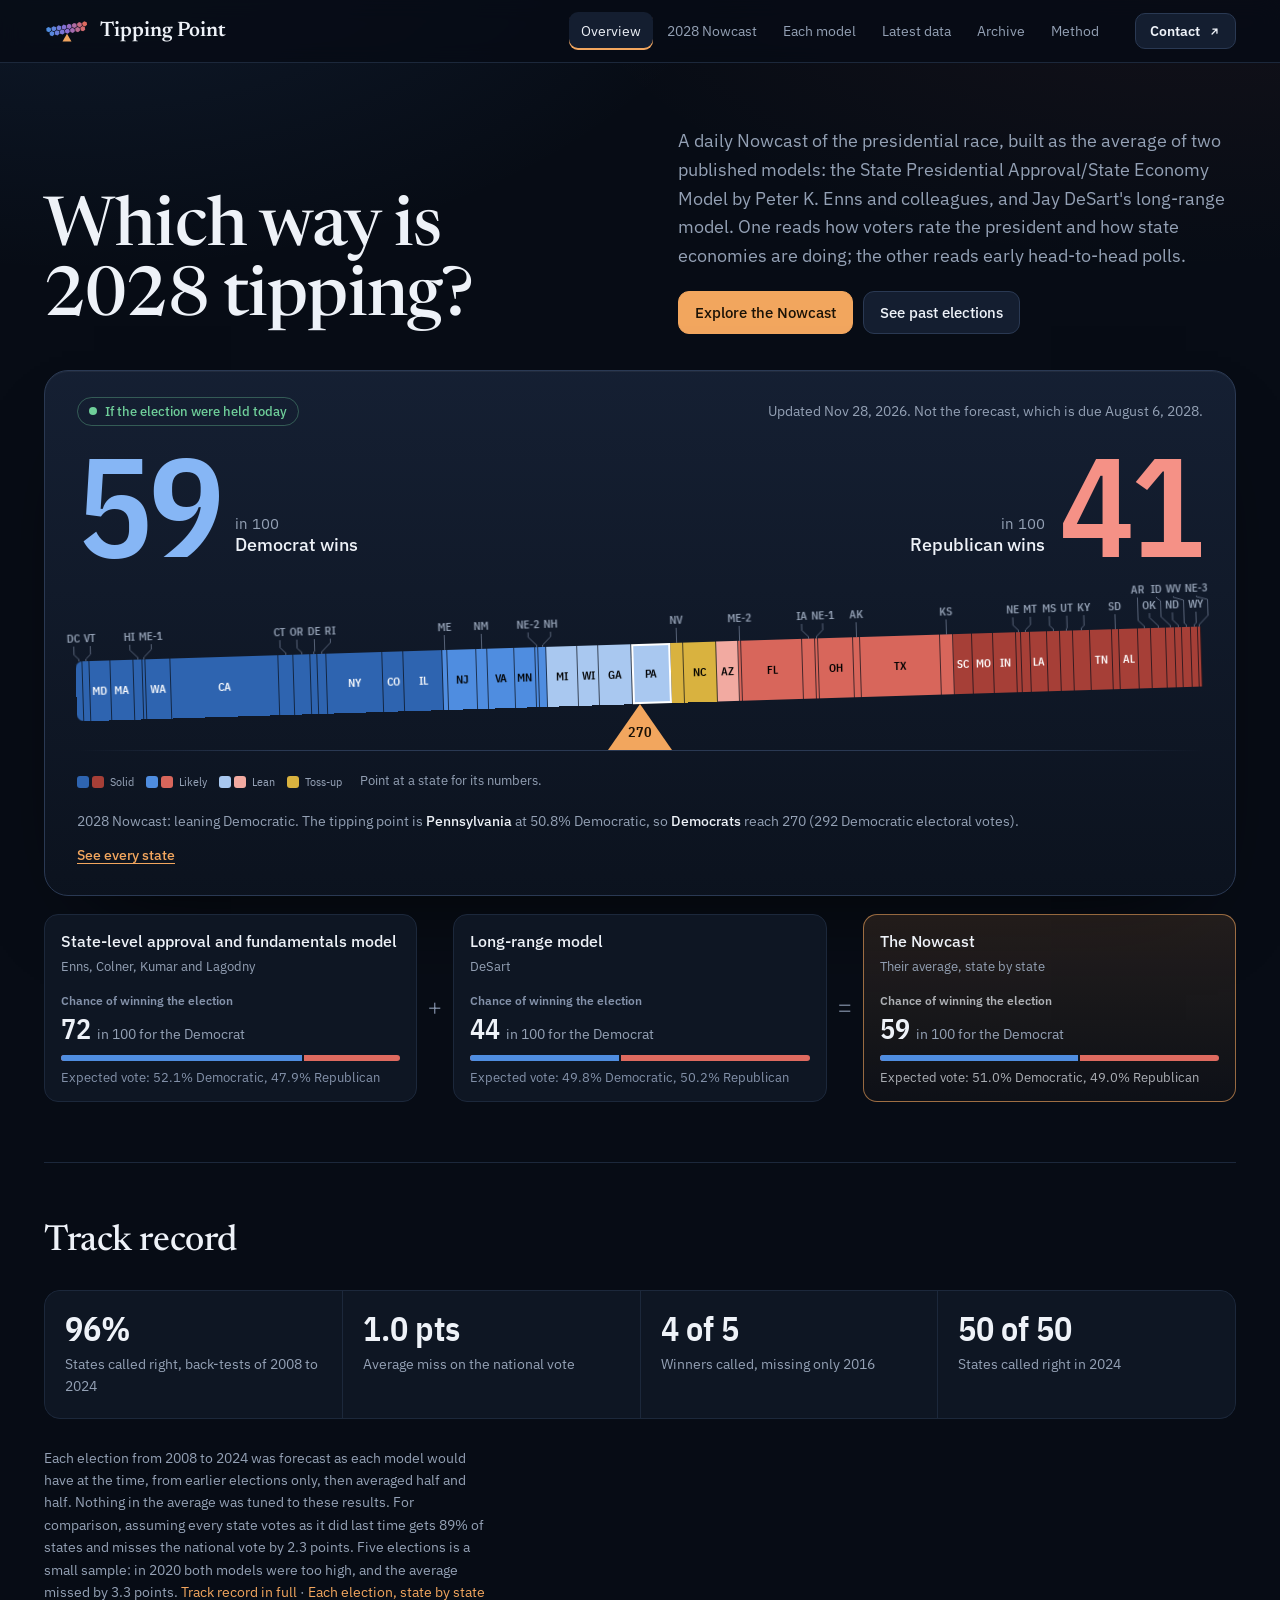
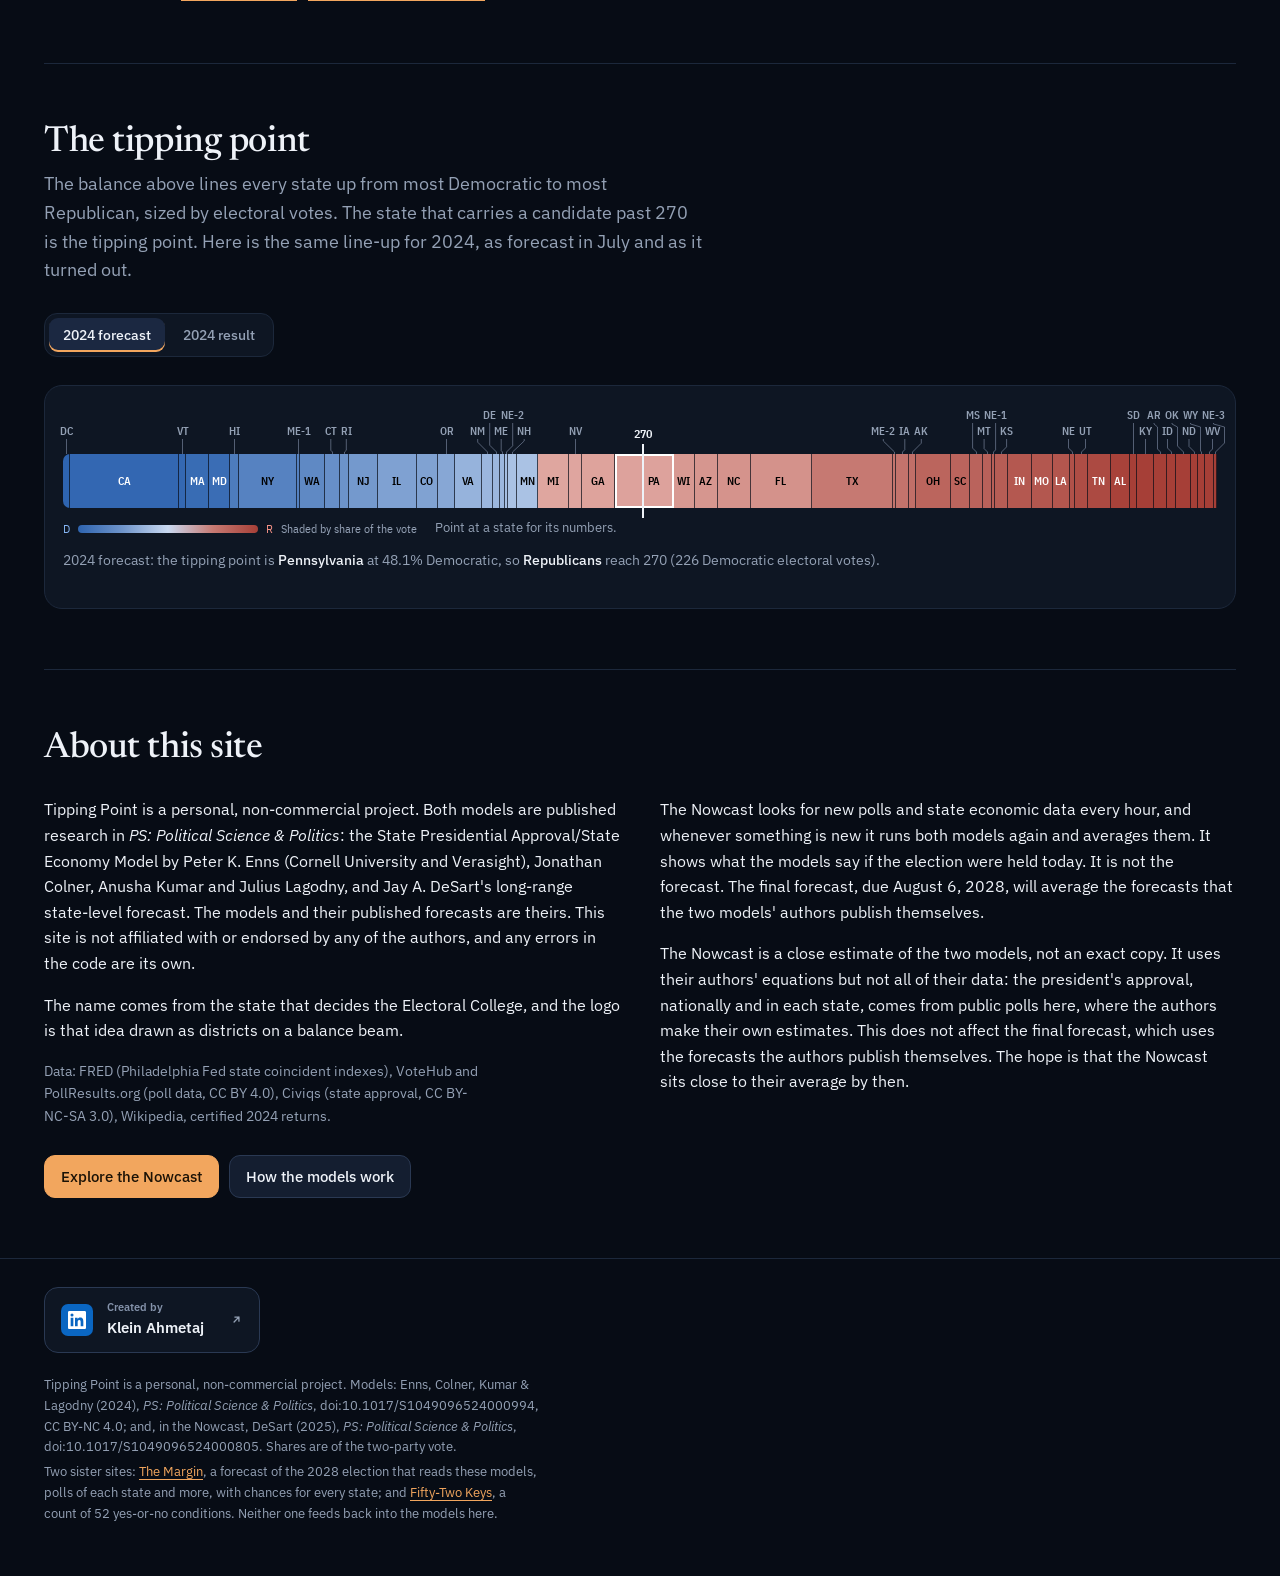
<file: docs/index.html>
<!DOCTYPE html>
<html lang="en">
<head>
<meta charset="utf-8">
<meta name="viewport" content="width=device-width, initial-scale=1">
<title>Tipping Point</title>
<meta name="description" content="A daily Nowcast of the 2028 presidential race: the average of two published models, the Enns et al. state-level approval and fundamentals model and DeSart's long-range model, with an archive of how the method did in every election since 2008.">
<link rel="icon" type="image/svg+xml" href="favicon.svg">
<link rel="preconnect" href="https://fonts.googleapis.com">
<link rel="preconnect" href="https://fonts.gstatic.com" crossorigin>
<link href="https://fonts.googleapis.com/css2?family=IBM+Plex+Mono:wght@400;500&family=IBM+Plex+Sans:wght@400;500;600&family=IBM+Plex+Sans+Condensed:wght@500;600&family=Newsreader:opsz,wght@6..72,400;6..72,500;6..72,600&display=swap" rel="stylesheet">
<link rel="stylesheet" href="styles.css?v=20261120b">
</head>
<body>
<a class="skip" href="#main">Skip to content</a>

<header class="site-head">
  <div class="wrap">
    <a class="brand" href="#" aria-label="Tipping Point home">
      <span class="logo"><svg viewBox="0 0 61.3 29.7" xmlns="http://www.w3.org/2000/svg" aria-hidden="true"><g transform="rotate(-9 30.65 11.91)"><polygon points="6.40,5.39 9.45,7.15 9.45,10.67 6.40,12.43 3.35,10.67 3.35,7.15" fill="#4f8de0"/><polygon points="13.33,5.39 16.38,7.15 16.38,10.67 13.33,12.43 10.28,10.67 10.28,7.15" fill="#6083dc"/><polygon points="20.26,5.39 23.30,7.15 23.30,10.67 20.26,12.43 17.21,10.67 17.21,7.15" fill="#717ad7"/><polygon points="27.18,5.39 30.23,7.15 30.23,10.67 27.18,12.43 24.14,10.67 24.14,7.15" fill="#8270d3"/><polygon points="34.11,5.39 37.16,7.15 37.16,10.67 34.11,12.43 31.06,10.67 31.06,7.15" fill="#976bc1"/><polygon points="41.04,5.39 44.09,7.15 44.09,10.67 41.04,12.43 37.99,10.67 37.99,7.15" fill="#af6ba0"/><polygon points="47.97,5.39 51.02,7.15 51.02,10.67 47.97,12.43 44.92,10.67 44.92,7.15" fill="#c66a80"/><polygon points="54.90,5.39 57.95,7.15 57.95,10.67 54.90,12.43 51.85,10.67 51.85,7.15" fill="#de6a5f"/><polygon points="9.86,11.39 12.91,13.15 12.91,16.67 9.86,18.43 6.82,16.67 6.82,13.15" fill="#5888de"/><polygon points="16.79,11.39 19.84,13.15 19.84,16.67 16.79,18.43 13.74,16.67 13.74,13.15" fill="#697eda"/><polygon points="23.72,11.39 26.77,13.15 26.77,16.67 23.72,18.43 20.67,16.67 20.67,13.15" fill="#7a75d5"/><polygon points="30.65,11.39 33.70,13.15 33.70,16.67 30.65,18.43 27.60,16.67 27.60,13.15" fill="#8b6bd1"/><polygon points="37.58,11.39 40.63,13.15 40.63,16.67 37.58,18.43 34.53,16.67 34.53,13.15" fill="#a36bb0"/><polygon points="44.51,11.39 47.55,13.15 47.55,16.67 44.51,18.43 41.46,16.67 41.46,13.15" fill="#ba6a90"/><polygon points="51.43,11.39 54.48,13.15 54.48,16.67 51.43,18.43 48.38,16.67 48.38,13.15" fill="#d26a6f"/></g><polygon points="30.65,18.31 24.65,28.71 36.65,28.71" fill="#f0a35e"/></svg></span>
      Tipping Point
    </a>
    <nav aria-label="Main">
      <a href="#" data-view="home">Overview</a>
      <a href="#nowcast" data-view="nowcast" aria-label="2028 Nowcast"><span class="nl">2028 Nowcast</span><span class="ns">Nowcast</span></a>
      <a href="#models" data-view="models" aria-label="Each model"><span class="nl">Each model</span><span class="ns">Models</span></a>
      <a href="#data" data-view="data" aria-label="Latest data"><span class="nl">Latest data</span><span class="ns">Data</span></a>
      <a href="#archive" data-view="archive">Archive</a>
      <a href="#method" data-view="method">Method</a>
    </nav>
    <button class="contact-btn" type="button" id="contact-open" aria-haspopup="dialog">Contact <svg viewBox="0 0 16 16" width="13" height="13" aria-hidden="true"><path d="M5 11 11 5M6 5h5v5" fill="none" stroke="currentColor" stroke-width="1.6" stroke-linecap="round" stroke-linejoin="round"/></svg></button>
  </div>
</header>

<dialog class="contact" id="contact" aria-labelledby="contact-title">
  <button class="contact-x" type="button" id="contact-close" aria-label="Close">×</button>
  <p class="contact-kicker">Get in touch</p>
  <h2 id="contact-title">Questions or ideas for the site?</h2>
  <p class="contact-lead">Reach out to me on LinkedIn.</p>
  <p class="contact-sub">Feedback, suggestions, or a conversation about the forecast. Always welcome.</p>
  <a class="contact-li" href="https://www.linkedin.com/in/kleinahmetaj/" target="_blank" rel="noopener"><svg viewBox="0 0 24 24" width="18" height="18" aria-hidden="true"><path fill="currentColor" d="M20.45 20.45h-3.56v-5.57c0-1.33-.02-3.04-1.85-3.04-1.85 0-2.14 1.45-2.14 2.94v5.67H9.34V9h3.42v1.56h.05c.48-.9 1.64-1.85 3.37-1.85 3.6 0 4.27 2.37 4.27 5.46v6.28zM5.34 7.43a2.06 2.06 0 1 1 0-4.13 2.06 2.06 0 0 1 0 4.13zM7.12 20.45H3.56V9h3.56v11.45zM22.22 0H1.77C.79 0 0 .77 0 1.73v20.54C0 23.23.79 24 1.77 24h20.45c.98 0 1.78-.77 1.78-1.73V1.73C24 .77 23.2 0 22.22 0z"/></svg><span>Connect on LinkedIn</span><svg viewBox="0 0 16 16" width="13" height="13" aria-hidden="true"><path d="M5 11 11 5M6 5h5v5" fill="none" stroke="currentColor" stroke-width="1.6" stroke-linecap="round" stroke-linejoin="round"/></svg></a>
  <div class="contact-me"><img class="contact-avatar" src="klein.jpg" alt="" width="46" height="46"><div><b>Klein Ahmetaj</b><span>Creator of Tipping Point</span></div></div>
</dialog>

<main id="main" tabindex="-1">
<!-- ================= HOME ================= -->
<div id="view-home" class="wrap">
  <section class="hero">
    <div class="hero-copy">
      <h1>Which way is 2028 tipping?</h1>
      <div class="stack">
        <p class="lede">A daily Nowcast of the presidential race, built as the average of two published models: the State Presidential Approval/State Economy Model by Peter K. Enns and colleagues, and Jay DeSart's long-range model. One reads how voters rate the president and how state economies are doing; the other reads early head-to-head polls.</p>
        <div class="btns">
          <a class="btn primary" href="#nowcast">Explore the Nowcast</a>
          <a class="btn" href="#archive">See past elections</a>
        </div>
      </div>
    </div>
    <div class="balance-card">
      <div class="bc-head"><span class="live" id="hero-live">If the election were held today</span><span class="small" id="hero-date"></span></div>
      <div class="balance" id="bal-home"></div>
    </div>
    <div class="ensemble" id="ens-home"></div>
  </section>

  <section class="stack-lg">
    <h2>Track record</h2>
    <div class="record">
      <div><span class="v">96%</span><span class="small">States called right, back-tests of 2008 to 2024</span></div>
      <div><span class="v">1.0 pts</span><span class="small">Average miss on the national vote</span></div>
      <div><span class="v">4 of 5</span><span class="small">Winners called, missing only 2016</span></div>
      <div><span class="v">50 of 50</span><span class="small">States called right in 2024</span></div>
    </div>
    <p class="small">Each election from 2008 to 2024 was forecast as each model would have at the time, from earlier elections only, then averaged half and half. Nothing in the average was tuned to these results. For comparison, assuming every state votes as it did last time gets 89% of states and misses the national vote by 2.3 points. Five elections is a small sample: in 2020 both models were too high, and the average missed by 3.3 points. <a href="#method">Track record in full</a> · <a href="#archive">Each election, state by state</a></p>
  </section>

  <section class="stack-lg">
    <div class="stack" style="gap:6px">
      <h2>The tipping point</h2>
      <p class="lede">The balance above lines every state up from most Democratic to most Republican, sized by electoral votes. The state that carries a candidate past 270 is the tipping point. Here is the same line-up for 2024, as forecast in July and as it turned out.</p>
    </div>
    <div class="tabs" role="tablist" aria-label="Tipping point view">
      <button class="tab" role="tab" data-snake="fc" aria-selected="true" aria-controls="snake-home-panel">2024 forecast</button>
      <button class="tab" role="tab" data-snake="actual" aria-selected="false" aria-controls="snake-home-panel">2024 result</button>
    </div>
    <div class="snake-card" id="snake-home-panel" role="tabpanel" aria-label="2024 line-up"><div class="snake" id="snake-home"></div><div class="snake-key" id="snake-home-key"></div><p class="snake-read" id="snake-home-read"></p></div>
  </section>

  <section class="stack-lg" id="about">
    <h2>About this site</h2>
    <div class="cols2">
      <div class="stack">
        <p>Tipping Point is a personal, non-commercial project. Both models are published research in <em>PS: Political Science &amp; Politics</em>: the State Presidential Approval/State Economy Model by Peter K. Enns (Cornell University and Verasight), Jonathan Colner, Anusha Kumar and Julius Lagodny, and Jay A. DeSart's long-range state-level forecast. The models and their published forecasts are theirs. This site is not affiliated with or endorsed by any of the authors, and any errors in the code are its own.</p>
        <p>The name comes from the state that decides the Electoral College, and the logo is that idea drawn as districts on a balance beam.</p>
        <p class="small">Data: FRED (Philadelphia Fed state coincident indexes), VoteHub and PollResults.org (poll data, CC BY 4.0), Civiqs (state approval, CC BY-NC-SA 3.0), Wikipedia, certified 2024 returns.</p>
      </div>
      <div class="stack">
        <p>The Nowcast looks for new polls and state economic data every hour, and whenever something is new it runs both models again and averages them. It shows what the models say if the election were held today. It is not the forecast. The final forecast, due August 6, 2028, will average the forecasts that the two models' authors publish themselves.</p>
        <p>The Nowcast is a close estimate of the two models, not an exact copy. It uses their authors' equations but not all of their data: the president's approval, nationally and in each state, comes from public polls here, where the authors make their own estimates. This does not affect the final forecast, which uses the forecasts the authors publish themselves. The hope is that the Nowcast sits close to their average by then.</p>
      </div>
    </div>
    <div class="btns">
      <a class="btn primary" href="#nowcast">Explore the Nowcast</a>
      <a class="btn" href="#method">How the models work</a>
    </div>
  </section>
</div>

<!-- ================= ARCHIVE: 2008 to 2024 ================= -->
<div id="view-archive" class="wrap" hidden>
  <section class="stack-lg" style="padding-top:44px">
    <div class="stack">
      <h1 style="font-size:clamp(34px,4.4vw,52px)">Archive</h1>
      <p class="lede">How the two models did in each election from 2008 to 2024, state by state, and what the Nowcast's method would have made of them. For 2020 and 2024 the models are shown as their authors published them before the election. No state forecasts were published for 2008 to 2016, so those years are back-tests. The Nowcast began in November 2026, so its own view is a look back in every year.</p>
    </div>
    <div class="tabs years" role="tablist" aria-label="Election">
      <button class="tab" role="tab" data-year24="2024" aria-selected="true">2024</button>
      <button class="tab" role="tab" data-year24="2020" aria-selected="false">2020</button>
      <button class="tab" role="tab" data-year24="2016" aria-selected="false">2016</button>
      <button class="tab" role="tab" data-year24="2012" aria-selected="false">2012</button>
      <button class="tab" role="tab" data-year24="2008" aria-selected="false">2008</button>
    </div>
    <div class="stack">
      <h2 id="h-2024">2024: the <span class="nw">back-test</span> against the result</h2>
      <p id="lede-2024"></p>
      <p class="small" id="pub-2024" hidden></p>
    </div>
    <div class="tabs" role="tablist" aria-label="Which forecast to score">
      <button class="tab" role="tab" data-src24="bt" aria-selected="true">Nowcast method, <span class="nw">back-tested</span></button>
      <button class="tab" role="tab" data-src24="pub" aria-selected="false">State-level approval and fundamentals, as published</button>
      <button class="tab" role="tab" data-src24="ds" aria-selected="false">Long-range model, as published</button>
    </div>
    <div class="figs" id="figs-2024"></div>

    <div class="stack">
      <div class="tabs" role="tablist" aria-label="Map layer">
        <button class="tab" role="tab" data-layer="forecast" aria-selected="true">Back-test</button>
        <button class="tab" role="tab" data-layer="actual" aria-selected="false">Actual result</button>
        <button class="tab" role="tab" data-layer="error" aria-selected="false">Absolute error</button>
      </div>
      <div class="desk">
        <div class="map-panel">
          <svg class="usmap" id="map-2024" role="img" aria-label="Map of the 2024 forecast and results by state"></svg>
          <div class="map-foot"><div class="ramp" id="ramp-2024"></div><div class="switch" role="group" aria-label="Map style"><button type="button" data-mapmode="geo" aria-pressed="true">Map</button><button type="button" data-mapmode="hex" aria-pressed="false">Hexagons</button></div></div>
        </div>
        <aside class="inspector" id="insp-2024" aria-live="polite"></aside>
      </div>
      <div class="snake-card"><div class="snake" id="snake-2024"></div><p class="snake-read" id="snake-2024-read"></p></div>
    </div>
  </section>

  <section class="stack">
    <div class="st-tools">
      <div class="stack" style="gap:6px">
        <h2>Every state, forecast to result</h2>
        <p class="small">Amber is the forecast with its 90% range, white is the result. Scale runs 30% to 70% Democratic; values beyond it sit at the edge. Results are the official counts. Scores count the 50 states. Each error is worked out before rounding, so it can sit a tenth of a point from the gap between the two figures shown.</p>
      </div>
      <div class="tabs" role="group" aria-label="Filter">
        <button class="tab" id="flt-all" aria-pressed="true" aria-selected="true">All 56</button>
        <button class="tab" id="flt-comp" aria-pressed="false" aria-selected="false">Competitive</button>
      </div>
    </div>
    <div class="st-table st-scroll"><div>
      <div class="st-head">
        <button data-sort="name">Contest</button>
        <button class="n" data-sort="ev">EV</button>
        <div class="strip-scale num"><span>30%</span><span>40%</span><span>50%</span><span>60%</span><span>70%</span></div>
        <button class="n" data-sort="fc" aria-sort="descending">Forecast</button>
        <button class="n" data-sort="share">Result</button>
        <button class="n" data-sort="err">Error</button>
      </div>
      <div id="rows-2024"></div>
    </div></div>
  </section>
</div>

<!-- ================= 2028 NOWCAST ================= -->
<div id="view-nowcast" class="wrap" hidden>
  <section class="stack-lg" style="padding-top:44px">
    <div class="stack">
      <span class="live" id="live-pill">Live</span>
      <h1 style="font-size:clamp(34px,4.6vw,56px)" id="title-28">2028 Nowcast</h1>
      <p class="lede" id="lede-28">What two published models say, averaged, if the election were held today: one from today's Trump approval polls and state economies, one from head-to-head polls. <strong class="warn">This is not the forecast.</strong> The final forecast will average the two forecasts the authors publish for 2028. It is due August 6, 2028, in <span id="d-forecast"></span> days.</p>
    </div>
    <div class="stack" id="hero-28">
      <div class="balance-card">
        <div class="balance" id="bal-28"></div>
        <div class="waffle"><div id="waffle-28"></div><p class="small" id="waffle-cap"></p></div>
      </div>
      <div class="ensemble" id="ens-28"></div>
      <div class="figs figs-3" id="figs-2028"></div>
      <p class="small models" id="models-28"></p>
    </div>
  </section>

  <nav class="jump" id="jump-28" aria-label="On this page">
    <button type="button" data-to="hero-28">Odds</button>
    <button type="button" data-to="results-2028">Map</button>
    <button type="button" data-to="results-detail">States</button>
    <button type="button" data-to="tracker-detail">Polls and data</button>
  </nav>

  <section class="stack-lg" id="results-2028">
    <div class="stack">
      <div class="map-tools">
        <div class="tabs" role="tablist" aria-label="Map layer">
          <button class="tab" role="tab" data-layer28="tracker" aria-selected="true">2028 Nowcast</button>
          <button class="tab" role="tab" data-layer28="official" aria-selected="false">Forecast</button>
        </div>
      </div>
      <div class="desk" id="desk-28">
        <div class="map-panel">
          <svg class="usmap" id="map-2028" role="img" aria-label="Map of the 2028 Nowcast by state"></svg>
          <div class="map-foot"><div class="ramp" id="ramp-2028"></div><div class="switch" role="group" aria-label="Map style"><button type="button" data-mapmode="geo" aria-pressed="true">Map</button><button type="button" data-mapmode="hex" aria-pressed="false">Hexagons</button></div></div>
        </div>
        <aside class="inspector" id="insp-2028" aria-live="polite"></aside>
      </div>
      <div class="official" id="official-28" hidden>
        <h2 id="fc-head">The official prediction will be made on August 6, 2028</h2>
        <div class="cd" id="cd-28" aria-hidden="true"></div>
        <div class="fc-body" id="fc-body" hidden></div>
        <h3 class="fc-h">How the forecast is coming together</h3>
        <ol class="fc-steps" id="fc-steps"></ol>
        <p id="fc-about">The final 2028 forecast will be the average of the two forecasts the authors themselves publish. DeSart's long-range forecast comes first, from head-to-head polls conducted in October 2027. Enns and colleagues' comes about 100 days before the election, from approval polls conducted in June and July 2028 and the economy through June. Until each is out, the site's own run of that model stands in: the long-range run is fixed on November 7, 2027 and the approval run on August 6, 2028, a week after each paper's cutoff so that polls published a few days late are included. The forecast is posted here on August 6, 2028 with whatever the authors have published by then, and is final once both of their forecasts are in. In the meantime, view the Nowcast to see what the election might look like if it were held today.</p>
        <button class="btn primary" id="btn-to-nowcast" type="button">View the Nowcast</button>
      </div>
    </div>
    <div class="stack-lg" id="results-detail">
      <div class="stack">
        <h2 class="h3">Where every state stands</h2>
        <div class="board" id="board-28"></div>
        <p class="small">Solid means a party wins the state in more than 98 of 100 simulations, Likely more than 75, Lean more than 55. Pick a state to see it on the map.</p>
      </div>
      <div class="cols2">
        <div class="stack">
          <h2 class="h3">Electoral votes across all simulations</h2>
          <div class="trend" id="hist-2028"></div>
        </div>
        <div class="stack">
          <h2 class="h3">Democrat's share of simulations, day by day</h2>
          <div class="trend" id="trend-2028"></div>
          <div class="small" id="trend-note"></div>
        </div>
      </div>
    </div>
  </section>

  <section class="stack-lg" id="tracker-detail">
    <div class="cols2">
      <div class="stack">
        <h2 class="h3" id="mx-anchor">Head-to-head polls in the long-range model</h2>
        <div class="mx" id="mx-2028" role="img"></div>
        <p class="small" id="mx-note"></p>
        <div class="scroll-x"><table class="polls"><thead><tr><th>Ends</th><th>Pollster</th><th>Matchup</th><th class="n">Democrat</th></tr></thead><tbody id="h2h-2028"></tbody></table></div>
        <div><button class="btn" id="h2h-more" type="button" hidden></button></div>
        <p class="small" id="h2h-note"></p>
        <h2 class="h3" style="margin-top:18px">Polls in today's approval average</h2>
        <div class="scroll-x"><table class="polls"><thead><tr><th>Pollster</th><th>Ends</th><th class="n">Approve</th><th class="n">Disapprove</th></tr></thead><tbody id="polls-2028"></tbody></table></div>
        <p class="small">From the VoteHub Polling API and PollResults.org (both CC BY 4.0). Each pollster's latest poll in the window; internal and partisan polls excluded.</p>
      </div>
      <div class="stack">
        <h2 class="h3">What updates on its own</h2>
        <p class="small" id="live-inputs"></p>
        <div class="needs needs-1">
          <div><span class="s ok" id="need-econ">Daily</span><h3>State economies</h3><p>Philadelphia Fed coincident indexes via FRED, through June 2028.</p></div>
          <div><span class="s ok">Daily</span><h3>Trump approval</h3><p>The national average, from polls of all adults, is checked every hour and updates when a poll comes in. How far each state sits from it comes from <a href="https://civiqs.com/results/approve_president_trump_2025">Civiqs's daily tracker of Trump's job approval</a> among registered voters, with each state's gap counted at half. That part is a copy taken on <span data-civiqs-date>November 21, 2026</span>. Civiqs's site turns away automatic reads, so the copy is refreshed by hand rather than daily.</p></div>
          <div><span class="s ok" id="need-h2h">Daily</span><h3>Head-to-head polls</h3><p>National general-election polls between possible nominees, from PollResults.org, over the last 180 days. They feed the long-range model.</p></div>
          <div><span class="s ok" id="need-tickets">Watching</span><h3>Nominees and home states</h3><p>Read from Wikipedia every hour. Each nominee and running mate locks in as soon as they are confirmed, and the home-state bonuses switch on.</p></div>
          <div><span class="s ok" id="need-cands">Daily</span><h3>Possible candidates</h3><p>Ordered by national 2028 primary polls from PollResults.org. Anyone new who polls at 3% or more is added.</p></div>
          <div><span class="s ok" id="need-vp">Daily</span><h3>Vice-president adjustment</h3><p>If the sitting vice president is a nominee, approval shifts by his net job approval minus the president's.</p></div>
        </div>
      </div>
    </div>
  </section>
</div>

<!-- ================= METHOD ================= -->
<div id="view-models" class="wrap models-page" hidden>
  <section class="models-intro">
    <p class="secondary-flag">Background · not the Nowcast</p>
    <h1>Each model on its own</h1>
    <p class="lede" id="models-lede">The 2028 Nowcast averages two published models, state by state. This page shows what each one would predict by itself, so you can see where they agree and where they pull apart. Neither is the site's prediction: for that, use the Nowcast.</p>
    <a class="btn primary" href="#nowcast" id="models-back">Go to the 2028 Nowcast</a>
  </section>
  <div id="models-each"></div>
</div>

<div id="view-data" class="wrap data-page" hidden>
  <section class="data-intro">
    <h1>Latest data</h1>
    <p class="lede">Everything the Nowcast reads, newest first: head-to-head polls, approval polls, state economies and primary polling. It is all checked every hour, and this page shows what came in and what it moved.</p>
    <p class="data-status" id="data-status"></p>
  </section>
  <div class="figs data-changes" id="data-changes"></div>
  <div class="data-grid">
    <section class="data-card wide" id="dc-h2h" aria-labelledby="dc-h2h-h"></section>
    <section class="data-card" id="dc-appr" aria-labelledby="dc-appr-h"></section>
    <section class="data-card" id="dc-econ" aria-labelledby="dc-econ-h"></section>
    <section class="data-card" id="dc-primary" aria-labelledby="dc-primary-h"></section>
    <section class="data-card" id="dc-next" aria-labelledby="dc-next-h"></section>
    <section class="data-card wide" id="dc-log" aria-labelledby="dc-log-h"></section>
  </div>
</div>

<div id="view-method" class="wrap method" hidden>
  <section class="stack-lg" style="padding-top:44px">
    <div class="stack">
      <h1 style="font-size:clamp(34px,4.4vw,52px)">How the models work</h1>
      <p class="lede">The 2028 Nowcast runs two published models and averages them. Each predicts the Democratic share of the two-party vote in every state; the Electoral College is then simulated from their average. The <a href="#archive">Archive</a> shows how that same average, and each model on its own, did in every election from 2008 to 2024.</p>
    </div>
  </section>

  <section class="stack m-sec">
    <h2>State-level approval and fundamentals model</h2>
    <p class="byline">The State Presidential Approval/State Economy Model, by Peter K. Enns, Jonathan Colner, Anusha Kumar and Julius Lagodny.</p>
<div class="eq">Democratic two-party share in a state =
    <span class="c">49.38</span>
  + <span class="c">0.82</span> × state deviation from the national vote, previous election
  + <span class="c">0.33</span> × state presidential approval (signed toward the Democrat)
  + <span class="c">1.43</span> × weighted change in the state coincident economic index
  + <span class="c">2.47</span> × presidential candidate's home state
  − <span class="c">3.49</span> × presidential candidate's home state, previous election
  + <span class="c">1.87</span> × running mate's home state
  − <span class="c">0.35</span> × Anderson 1980 share (1984 only)
  − <span class="c">0.60</span> × Perot 1996 share (2000 only)</div>
    <p class="small">Fitted on 11 elections × 51 jurisdictions, 1980–2020 (N = 561). Adjusted R² 0.90, standard error 3.46 points.</p>
    <p><b>The Nowcast runs this regression refitted on 1980–2024</b> from the authors' replication data, with the 2024 results added, as the authors refit before each forecast. Refitting on 1980–2020 reproduces the numbers above exactly. With 2024 added, and the approval baseline re-chosen the way the authors choose it: approval 0.30, economy 1.56, home state 2.31, previous home state −3.06, running mate 1.77, standard error 3.44.</p>
  </section>

  <section class="stack m-sec">
    <h2>Long-range model</h2>
    <p class="byline">The Long-Range State-Level Forecast Model, by Jay A. DeSart. It was built to forecast a year ahead, before the nominees are known.</p>
<div class="eq">Democratic two-party share in a state =
  − <span class="c">27.423</span>
  + <span class="c">1.017</span> × the state's Democratic share in the previous election
  + <span class="c">0.524</span> × Democratic share in national head-to-head polls
  + <span class="c">2.544</span> × home state (this election's nominees, minus the previous election's)
  − <span class="c">0.988</span> × consecutive terms the president's party has held the White House
    (counted as positive for Democrats, negative for Republicans)</div>
    <p class="small">Fitted on seven elections × 50 states, 1996–2020 (N = 350). R² 0.90, standard error 3.08 points.</p>
    <p><b>The Nowcast runs it refitted on 1996–2024</b> from DeSart's replication data, with 2024 added. Refitting on 1996–2020 reproduces the numbers above exactly. With 2024 added: previous share 1.007, polls 0.522, home state 1.91, terms −1.00, standard error 2.93.</p>
  </section>

  <section class="stack m-sec">
    <h2>How they are combined</h2>
    <p>The two models read different things: how people rate the president and how state economies are doing, and what voters say when asked to choose between named candidates. <b>Each state's Nowcast is the average of the two models' forecasts for that state, half each.</b> The Electoral College is then simulated once from those averages, the way the state-level approval and fundamentals model simulates it.</p>
    <p><b>Equal weights</b>, because the back-tests found no mix that does reliably better: the best one moved around depending on how the test was run. Research on election forecasting has long found that a plain average of forecasts from different methods beats relying on one, and is hard to improve on by fitting weights (Graefe and colleagues 2014, 2015). Nothing in the combination is fitted to past results: both models run with their authors' equations, and each gets half.</p>
    <p><b>Other mixes were tested</b>, from all long-range to all approval and fundamentals in steps of five points, on both back-tests described under Track record. None is worth switching to. Mixes are written with the approval and fundamentals share first.</p>
    <ul class="small rules">
      <li><b>The gain is tiny.</b> On state results the best mix in hindsight, 30/70, beats equal weights by 0.07 points over 2008 to 2024; over 1996 to 2024, equal weights are themselves the best mix. On the national vote the two tests point in opposite directions, 45/55 in the first and 70/30 in the second, where 70/30 also calls the 2000 winner wrong.</li>
      <li><b>The best mix does not stay put.</b> In the 1996 to 2024 test it runs from all approval and fundamentals in 1996 to all long-range in 2020. A lean toward approval and fundamentals did better in every election up to 2008, and a lean toward the long-range model in every one since. Weights fitted on the first four elections, 65/35, would have made the last four worse than equal weights: a state miss of 2.05 points against 1.96.</li>
      <li><b>Fitted weights fail a fair test.</b> Chosen from other elections and scored on one left out, a fitted mix did worse than equal weights in six of eight comparisons and better in two. The eight: both back-tests, chosen from all the other elections or only the earlier ones, judged on state results and on the national vote.</li>
    </ul>
    <p><b>The method was fixed on November 12, 2026</b>, and will not be changed on the strength of these same back-tests again, so that 2028 is a fair test of it.</p>
    <p><b>A close estimate, not an exact copy.</b> The Nowcast runs both models with their authors' equations, but it cannot use all of their data. The state economies come from the same source the authors use. Approval does not: the authors estimate it in each state from surveys that are not all public, so the Nowcast takes the national figure from public polls and the gaps between states from Civiqs's tracker. The head-to-head polls come from a different archive than DeSart's. So the Nowcast is a close estimate of what the two models say, not the authors' own numbers. Tested on 2020 and 2024, the approval model run on state figures of this kind missed the average state by no more than it did on the authors' own, though in 2020 it called 47 states to their 49 (table below). None of this reaches the final forecast, described next, which uses the forecasts the authors publish themselves. The hope is that the Nowcast sits close to their average by then. Every difference is listed under Everything that differs from the Enns model and Where the long-range model differs from DeSart's paper.</p>
    <p><b>The final forecast is the authors' own.</b> The site's runs of the two models are for the Nowcast. The final forecast will be the average of the two forecasts the authors themselves publish for 2028, state by state. DeSart's comes first, about a year before the election: when it is out, his state forecasts replace the site's run of his model and stay fixed. Enns and colleagues publish about 100 days before the election: when theirs is out, it replaces the site's run of their model, and the forecast is final. Until each is out, the site's own run of that model stands in, fixed at its paper's cutoff (November 7, 2027 for the long-range model, August 6, 2028 for the approval model). If an author publishes no state forecasts before Election Day, that stand-in is used and marked as one. The reason is accuracy: the authors work from data the site can only approximate, above all approval measured state by state, and the forecasts they published did as well as the back-tests or better. This was set on November 20, 2026, before either 2028 forecast existed. Until then the plan was to freeze the site's own runs on August 6, 2028 and call that the forecast. If an author also revises the model itself, the site's stand-in run switches to the revised version and says so here.</p>
    <p id="pub-status" hidden></p>
    <p><b>Three corrections since then.</b> On November 20, 2026 the site was checked line by line against both papers, their appendices and the authors' own code, and three things did not follow the approval model's paper. They were changed to follow it. None came from a back-test or from any result.</p>
    <ul>
      <li><b>Who is polled.</b> The national approval average counted polls of registered and likely voters. The paper measures approval among all adults, so only polls of all adults count now.</li>
      <li><b>The approval baseline.</b> The authors re-choose it before each forecast as the value that best fits the earlier elections. The site had kept their 2024 value, 44. With 2024 added their rule gives 43.</li>
      <li><b>The paper's own window.</b> For polls conducted June 1 to July 30, 2028 the paper pools every survey answer. The site would have taken each pollster's latest poll and favored recent ones. It will now count every poll in that window by its sample size. This changes nothing before June 2028.</li>
    </ul>
    <p>On the data of November 19, the first lowered Trump's approval from 37.2% to 33.8% and raised the Democrat's chance from 50.6% to 56.8%; the second brought it to 55.1%. No state changed hands. The day-by-day history on this site starts again on November 20, so that it is one consistent series. See National approval and Approval baseline, under Everything that differs from the Enns model.</p>
    <p><b>A second check the same day, on how polls are read.</b> Every poll rule was run again on the authors' own material. The rules held: the long-range model's poll average, worked out the site's way from DeSart's own lists of polls, gives the figures in his paper, and the approval model's refit gives the paper's table exactly. Four slips in how the site reads its two poll feeds were fixed.</p>
    <ul>
      <li><b>One count per poll.</b> The two feeds sometimes spell a pollster's name differently, such as Marist College and Marist University, and such a poll was counted twice. It counts once now. In the paper's window, two different polls by one pollster that end on the same day now both count.</li>
      <li><b>Adults first.</b> When one feed listed a poll only for registered voters and the other also carried its figures for all adults, the all-adults figures were dropped. They are kept now.</li>
      <li><b>Like with like.</b> The vice-president adjustment compares the vice president's rating with the president's in the same survey. It now also compares the same group of people: one survey had paired the vice president among registered voters with the president among all adults.</li>
      <li><b>Centering the states.</b> The state figures were centered on the national average with each state weighted by its 2024 votes. A national poll of all adults is the average of the states weighted by their adult populations, so that is the weighting now. Every state's approval rose by 0.14 points.</li>
    </ul>
    <p>On the data of November 20 these moved the Democrat's chance from 54.7% to 54.6%, and no state or rating changed. None of the first three touched a poll from the last 30 days; in earlier weeks the first two had moved the approval average by up to half a point.</p>
    <p><b>One setting was added the same day: how far apart the states sit.</b> The approval model was fitted on its authors' own estimates of approval in each state. The Nowcast cannot make those estimates, so it takes the gaps between states from Civiqs, and Civiqs's gaps are wider. In the two elections where both exist, a state that Civiqs put 10 points from the country sat about 5 points from it in the authors' estimates: their gap was 0.56 times Civiqs's for Trump in 2020 and 0.35 times for Biden in 2024, or 0.48 times with the two together. Fed Civiqs's gaps in full, the model stretched the map in both tests below: Democratic states came out too Democratic and Republican states too Republican. So each state's gap now counts at half. This step is the site's own. The paper has no need of it, because the authors use their own estimates.</p>
    <table class="mt mt-wrap">
      <caption>The approval model's before-the-fact forecasts of 2020 and 2024, rerun on three sets of state approval figures</caption>
      <thead><tr><th scope="col"></th><th scope="col">Civiqs's gaps in full</th><th scope="col">Civiqs's gaps at half (used)</th><th scope="col">The authors' own figures</th></tr></thead>
      <tbody>
        <tr><th scope="row">2020 average miss in a state</th><td>3.89</td><td>3.60</td><td>3.75</td></tr>
        <tr><th scope="row">2020 states called, of 50</th><td>47<span>FL, GA, OH</span></td><td>47<span>FL, GA, OH</span></td><td>49<span>GA</span></td></tr>
        <tr><th scope="row">2024 average miss in a state</th><td>1.73</td><td>1.16</td><td>1.37</td></tr>
        <tr><th scope="row">2024 states called, of 50</th><td>50</td><td>50</td><td>50</td></tr>
      </tbody>
    </table>
    <p class="small">Misses are in points of Democratic vote share. Each run keeps the authors' national approval figure and changes only how far the states sit from it. The size itself, 0.48 rounded to a half, comes from comparing the two sets of approval figures and uses no election result; the forecasts are a check on it. Taking the two elections together, they miss least at 0.45 to 0.5 and little more anywhere from 0.4 to 0.6. Two cautions. Civiqs's pages give state figures only for the last day of a term, January 20, 2021 and January 20, 2025, while the authors' estimates are for June and July of the election year. And two elections are a thin base: the two measured sizes differ, and in 2020 the runs on Civiqs's figures missed Florida and Ohio at every size, which the run on the authors' own figures did not.</p>
    <p>On the data of November 20 this moved the Democrat's chance from 54.5% to 56.1%. No state changed hands and the electoral vote count stayed at 286. Three ratings moved: Pennsylvania from Toss-up to Lean Democratic, North Carolina from Lean Republican to Toss-up, and Kansas from Solid to Likely Republican. The measurement and the table can be reproduced with <a href="https://github.com/KA82205/tipping-point/blob/main/pipeline/state_gap_scale.py">pipeline/state_gap_scale.py</a>, from the authors' replication file and saved copies of the two Civiqs pages. See State approval, under Everything that differs from the Enns model.</p>
    <p><b>The track record was corrected the same day.</b> Its back-tests of the approval model had left out the Southern-states term that the authors' own back-tests keep through 2020. It was put back, which reproduces the accuracy the paper reports. The approval model's count for 2008 to 2024 went from 236 to 239 of 250 state results; the Nowcast's stayed at 240. This changes how past elections are scored, not how 2028 is forecast.</p>
    <p><b>One input was lined up with the authors' data on November 21, 2026.</b> The District of Columbia has no economic index of its own. The authors average Maryland's and Virginia's indexes month by month and treat the result like a state's index. The site had averaged the two states' finished figures instead. The authors' replication file shows the difference: Virginia counts for 47% to 51% of the District's figure, its share of the two indexes, where averaging the finished figures gives it exactly half. The two ways differ in the fourth decimal of the District's figure, and no forecast, chance or rating on the site changed.</p>
  </section>

  <section class="stack m-sec">
    <h2>Track record</h2>
    <p><b>Each election below was forecast the way each model would have forecast it at the time:</b> refitted on the earlier elections only, with that year's inputs. Every number is computed from the two papers' replication files and the 2024 results.</p>
    <p><b>These are back-tests</b>, run the way the authors' own code runs theirs. For the approval model that means keeping the Southern-states term its authors used in every forecast through 2020 and dropped in 2024; the next section explains it. The forecasts the authors actually published before each election are compared with the back-tests further down.</p>
    <div class="cols2">
      <table class="mt">
        <caption>National vote, Democratic share</caption>
        <thead><tr><th scope="col"></th><th scope="col">Result</th><th scope="col">Approval and fundamentals</th><th scope="col">Long-range</th><th scope="col">Nowcast</th></tr></thead>
        <tbody>
          <tr><th scope="row">2008</th><td>53.7</td><td>55.5</td><td>52.7</td><td>54.1</td></tr>
          <tr><th scope="row">2012</th><td>51.9</td><td>50.0</td><td>53.6</td><td>51.8</td></tr>
          <tr><th scope="row">2016</th><td>51.0</td><td>51.2</td><td>50.1</td><td>50.7</td></tr>
          <tr><th scope="row">2020</th><td>52.2</td><td>56.1</td><td>54.8</td><td>55.5</td></tr>
          <tr><th scope="row">2024</th><td>49.2</td><td>49.4</td><td>50.6</td><td>50.0</td></tr>
          <tr class="avg"><th scope="row">Average miss</th><td></td><td>1.6</td><td>1.5</td><td>1.0</td></tr>
        </tbody>
      </table>
      <table class="mt">
        <caption>States called correctly, of 50</caption>
        <thead><tr><th scope="col"></th><th scope="col">Approval and fundamentals</th><th scope="col">Long-range</th><th scope="col">Nowcast</th></tr></thead>
        <tbody>
          <tr><th scope="row">2008</th><td>47</td><td>46</td><td>47</td></tr>
          <tr><th scope="row">2012</th><td>47</td><td>48</td><td>49</td></tr>
          <tr><th scope="row">2016</th><td>46</td><td>46</td><td>46</td></tr>
          <tr><th scope="row">2020</th><td>49</td><td>48</td><td>48</td></tr>
          <tr><th scope="row">2024</th><td>50</td><td>50</td><td>50</td></tr>
          <tr class="avg"><th scope="row">All five</th><td>96%</td><td>95%</td><td>96%</td></tr>
        </tbody>
      </table>
    </div>
    <p class="small">2008 to 2024 are the elections both models can be tested on fairly: the long-range model's data starts in 1996, and with fewer than three past elections its equation cannot be estimated properly. The national figures add up the 50 states by turnout, leaving out the District of Columbia, so they differ slightly from the papers' own. Each election is shown state by state in the <a href="#archive">Archive</a>, which counts the District and uses the official national vote, so its national figures sit about a tenth of a point from these. For 2020 and 2024 the Archive shows the forecasts the authors published, not these back-tests.</p>
    <p class="small">The Nowcast called four of the five winners; like both models on their own, it called 2016 wrong, giving Clinton 285 electoral votes. Its average miss in a state was 2.17 points, against 2.69 and 2.21 for the two models alone, and it called 240 of the 250 state results, against 239 and 238.</p>
    <p class="small"><b>Against a simple baseline.</b> Safe states make any method look good, so the fair comparison is with assuming every state votes as it did four years earlier. That gets 222 of the 250 results (89%), against the Nowcast's 240 (96%). In the 73 results decided by under 10 points it gets 49 (67%), against 64 (88%). Of the 28 results where a state changed party, the Nowcast called 21. On the national vote, assuming a repeat of the last election misses by 2.3 points on average, against 1.0.</p>
    <p class="small">Its national miss is smaller than either model's because their misses often point in opposite directions and partly cancel: in 2012 the state-level approval and fundamentals model was 1.9 points too low and the long-range model 1.7 too high, so the average was off by 0.1. When both miss the same way, as in 2020, the average does too.</p>
    <p class="small">A second test, which forecasts each election from 1996 to 2024 using all the other elections, gives the Nowcast a state miss of 2.2 points and a national miss of 1.0, with seven of eight winners called.</p>
    <p class="small"><b>States moving together.</b> The long-range model shifts every state by nearly the same amount from its last result. Three other ways of placing states were tried in both tests, scored on how far each state's position relative to the national vote was off, and none did better. The approval and fundamentals model's own map was worse in the first test (2.40 points against 2.00) and level in the second (2.10 against 2.15). Adding each state's result from two elections back to the long-range equation changed almost nothing. Starting from the average of each state's last two results was much worse. States have moved together more closely in 2020 and 2024 than in any election from 1996 to 2016, a trend Jackman (2014) found after 2012. In 2020 about two-thirds of the long-range model's error in the states was a miss shared by all of them: its national forecast was 54.8 against a result of 52.2, mostly because the October 2019 polls had the Democrat at 54.9.</p>
    <p class="small">The long-range model is tested here on polls from October of the year before the election, as DeSart designed it. The Nowcast feeds it polls from even earlier, so today it is probably less accurate than this record shows.</p>
  </section>

  <section class="stack m-sec">
    <h2>The Southern-states term</h2>
    <p><b>What it is.</b> Through 2020 the approval model had one more input: a marker for the eleven states of the old Confederacy. For decades those states voted more Republican than their last result, the president's approval and the economy would suggest, and the marker let the model allow for that.</p>
    <p><b>Why the authors dropped it.</b> The pattern faded. It was clear in the 1980s and faint in the 1990s and early 2000s. In recent elections the authors find no sign of it once a state's past vote is taken into account, which they put down to population change in the South. A marker that no longer adds anything only makes a model more complicated, so their 2024 forecast leaves it out (Enns and colleagues 2024, and their online appendix 3). The Nowcast runs that 2024 version, so it has no Southern-states term either.</p>
    <p><b>What the back-tests do with it.</b> The authors' own code keeps the term in every before-the-fact forecast through 2020, because that is how the model was run at the time. The track record above does the same. Run that way, the approval model's back-tests reproduce the accuracy the paper reports: 91% of states called from 1984 to 2020, 95% from 2004, and only Georgia missed in 2020.</p>
    <table class="mt mt-wrap">
      <caption>The approval model's back-test, with and without the term: states called of 50, and the states missed</caption>
      <thead><tr><th scope="col"></th><th scope="col">With the term</th><th scope="col">Without it</th></tr></thead>
      <tbody>
        <tr><th scope="row">2008</th><td>47<span>IN, MO, NC</span></td><td>47<span>AR, IN, MO</span></td></tr>
        <tr><th scope="row">2012</th><td>47<span>FL, IA, VA</span></td><td>46<span>CO, FL, IA, OH</span></td></tr>
        <tr><th scope="row">2016</th><td>46<span>IA, MI, PA, WI</span></td><td>46<span>IA, MI, PA, WI</span></td></tr>
        <tr><th scope="row">2020</th><td>49<span>GA</span></td><td>47<span>AZ, FL, GA</span></td></tr>
        <tr class="avg"><th scope="row">All four, of 200</th><td>189</td><td>186</td></tr>
      </tbody>
    </table>
    <p class="small">2024 is not in the table because the authors' 2024 forecast has no such term. With the term the model calls three more states over these elections, most of them in 2020, where it misses only Georgia, as the authors' published forecast did. Its forecast of the national vote moves by a tenth or two (55.5, 50.0, 51.2 and 56.1 with the term; 55.7, 49.9, 51.3 and 56.0 without). Its average miss in a state is slightly larger with the term, 2.69 points against 2.60 over 2008 to 2024, because the term shifts all eleven Southern states at once.</p>
    <p class="small">The Nowcast's own record is the same either way: 47, 49, 46 and 48 states called, and a national miss of 1.0 points. Until November 20, 2026 this site left the term out of every back-test, so its approval-model record read 236 of 250 state results, not 239, and its 2020 back-test missed three states where the authors' missed one.</p>
  </section>

  <section class="stack m-sec">
    <h2>Published forecasts and these back-tests</h2>
    <p><b>The back-tests rerun each model on the data in its authors' latest files.</b> Before each election the authors refit their models and sometimes revise them or their data, so a forecast they actually published can differ from its back-test. Where both exist, they compare like this.</p>
    <div class="cols2">
      <table class="mt">
        <caption>Approval and fundamentals model (Enns and colleagues)</caption>
        <thead><tr><th scope="col"></th><th scope="col">Published</th><th scope="col">Back-test</th><th scope="col">Result</th></tr></thead>
        <tbody>
          <tr><th scope="row">2020 states called, of 50</th><td>49</td><td>49</td><td>—</td></tr>
          <tr><th scope="row">2020 Democratic vote</th><td>54.5</td><td>56.1</td><td>52.2</td></tr>
          <tr><th scope="row">2024 states called, of 50</th><td>50</td><td>50</td><td>—</td></tr>
          <tr><th scope="row">2024 Democratic vote</th><td>49.7</td><td>49.4</td><td>49.2</td></tr>
        </tbody>
      </table>
      <table class="mt">
        <caption>Long-range model (DeSart)</caption>
        <thead><tr><th scope="col"></th><th scope="col">Published</th><th scope="col">Back-test</th><th scope="col">Result</th></tr></thead>
        <tbody>
          <tr><th scope="row">2016 Democratic vote</th><td>50.3</td><td>50.1</td><td>51.0</td></tr>
          <tr><th scope="row">2020 states called, of 50</th><td>48</td><td>48</td><td>—</td></tr>
          <tr><th scope="row">2020 Democratic vote</th><td>54.8</td><td>54.8</td><td>52.2</td></tr>
          <tr><th scope="row">2024 states called, of 50</th><td>50</td><td>50</td><td>—</td></tr>
          <tr><th scope="row">2024 Democratic vote</th><td>50.7</td><td>50.6</td><td>49.2</td></tr>
        </tbody>
      </table>
    </div>
    <p class="small">Democratic share of the two-party vote, in percent. Rows of states called have no result of their own: the count already compares each forecast with the results. Enns and colleagues' 2020 forecast missed only Georgia (Enns and Lagodny 2021); their 2024 forecast had Trump at exactly 312 electoral votes. DeSart's 2020 forecast, made from October 2019 polls, missed Florida and North Carolina; the back-test reproduces its state forecasts exactly, because his model had the same design then (his replication files for 2020). His 2016 figure is his national forecast as reported in his 2024 paper (table 1), which gives no count of states for that year; his 2024 forecast was published a year before the election. Published figures are the authors' own national numbers; back-tests and results are for the 50 states, as in the tables above, which moves a figure by a tenth of a point at most.</p>
    <p class="small">The back-tests call the same states as the forecasts the authors published: 49 of 50 in 2020 for Enns and colleagues, missing only Georgia, and no difference to speak of for DeSart. On the national vote their published 2020 forecast was 1.6 points closer than the back-test, 54.5 against 56.1. That gap comes from the data, which the authors revised for 2024: state approval was re-estimated from more surveys, and the 2020 economy is measured differently.</p>
    <p><b>What this means for 2028.</b> The published records belong to the forecasts the authors made themselves, so the final 2028 forecast uses those: DeSart's and Enns and colleagues' own state forecasts, averaged half and half. The site's own runs of the two models stand in only until each author publishes, or if one does not. The site never chooses between versions itself.</p>
    <p><b>What this means for the track record.</b> The 96% of states and 1-point national miss quoted on this site come from the back-tests. They are a cautious figure: the forecasts the authors actually published did as well or better.</p>
  </section>

  <section class="stack m-sec">
    <h2>Why there is no third model</h2>
    <p>Several well-known forecasts were tried as a third member of the average, in the same back-tests: counts of Allan Lichtman's Keys to the White House, Helmut Norpoth's Primary Model and Alan Abramowitz's Time for Change model. Each gives one national number, so each was tested the same way: the state map from the first two models, the national level from all three.</p>
    <div class="cols2">
      <table class="mt">
        <caption>Back-tests of 2008 to 2024 (250 state results)</caption>
        <thead><tr><th scope="col">Third model</th><th scope="col">State miss</th><th scope="col">States called</th><th scope="col">National miss</th></tr></thead>
        <tbody>
          <tr><th scope="row">Lichtman's 6 objective keys, counted</th><td>1.98</td><td>239</td><td>0.78</td></tr>
          <tr><th scope="row">All 13 of Lichtman's keys, counted</th><td>2.11</td><td>238</td><td>1.32</td></tr>
          <tr><th scope="row">Primary Model</th><td>2.05</td><td>237</td><td>0.92</td></tr>
          <tr><th scope="row">Time for Change</th><td>1.96</td><td>240</td><td>0.91</td></tr>
          <tr><th scope="row">5 of them, without the third-party key</th><td>1.97</td><td>239</td><td>0.89</td></tr>
          <tr class="avg"><th scope="row">None: the first two alone (used)</th><td>2.17</td><td>240</td><td>0.98</td></tr>
        </tbody>
      </table>
      <table class="mt">
        <caption>The same, leaving out 2020 (200 state results)</caption>
        <thead><tr><th scope="col">Third model</th><th scope="col">State miss</th><th scope="col">States called</th><th scope="col">National miss</th></tr></thead>
        <tbody>
          <tr><th scope="row">Lichtman's 6 objective keys, counted</th><td>2.03</td><td>191</td><td>0.59</td></tr>
          <tr><th scope="row">All 13 of Lichtman's keys, counted</th><td>2.15</td><td>191</td><td>1.11</td></tr>
          <tr><th scope="row">Primary Model</th><td>2.05</td><td>190</td><td>1.10</td></tr>
          <tr><th scope="row">Time for Change</th><td>2.01</td><td>192</td><td>0.80</td></tr>
          <tr><th scope="row">5 of them, without the third-party key</th><td>2.01</td><td>192</td><td>0.68</td></tr>
          <tr class="avg"><th scope="row">None: the first two alone (used)</th><td>2.03</td><td>192</td><td>0.40</td></tr>
        </tbody>
      </table>
    </div>
    <p class="small">Misses are average misses in points of Democratic vote share.</p>
    <p>Some third models look a little better than none in the first table: the objective keys and Time for Change all lower the state miss by about 0.2 points and the national miss by 0.1 to 0.2. <b>That is not enough to act on, for three reasons.</b></p>
    <ul class="small rules">
      <li><b>The whole gain is one election.</b> In 2020 both models overshot the Democrat by about 3 points, and anything that pulled the other way helped. Leave 2020 out (second table) and no third model beats none on the national vote.</li>
      <li><b>Choosing by the back-test does not survive a fair test.</b> For each of the five elections, the third model with the best national record in the other four was picked and then scored on the one left out. The pick changed almost every time (Time for Change, six keys, the Primary Model, none, six keys) and the result was a national miss of 1.46 points, worse than the 0.98 from using no third model at all.</li>
      <li><b>The longer test does not back a third model either.</b> Forecasting each election from 1996 to 2024 from all the others, adding the keys leaves the national miss unchanged at 1.0 and calls one fewer winner.</li>
    </ul>
    <p><b>So the Nowcast uses the two published models and nothing else.</b></p>
  </section>

  <section class="stack m-sec">
    <h2>Guarding against fitting the past too closely</h2>
    <p><b>A method can be made to look good on past elections by trying many versions and keeping the best.</b> With five elections to test on, that is a real risk, and an earlier version of this Nowcast ran it: it added a third model, a count of Lichtman's keys, after comparing eight candidates on the same five elections. The check above showed that kind of choosing does not hold up, so it was undone.</p>
    <p><b>What is left involves no choosing.</b> The two state models are published models run with their authors' equations; nothing in them was tuned here. They are averaged with equal weights, the default when there is no strong reason for anything else. The record quoted on this site is that plain average's record. Each back-test forecast uses only the elections before it. And the method is now fixed: it was frozen on November 12, 2026, before any 2028 result could inform it. Three corrections were made on November 20, 2026, each to follow the approval model's paper more closely, and four slips in reading the poll feeds were fixed the same day. One setting was added that day from a measurement made here, not from a paper: the gaps between states in the Civiqs figures count at half. On November 21 the District of Columbia's economy figure was lined up with the authors' data, which moved nothing. All are listed with their effect under How they are combined.</p>
    <p><b>The evidence is still thinner than it looks.</b> There are 250 state results, but states move together in any one year, so they amount to about five independent tests. A 1.0-point national miss and 96% of states is what the method did on those five; 2020 shows it can miss by 3 points when both models err the same way.</p>
    <p><b>Primary Model.</b> Norpoth's forecasts as he published them: 50.1% for Obama in 2008, 53.2% for Obama in 2012 and 47.5% for Clinton in 2016, then electoral votes only, 362 for Trump in 2020 and 315 for the Democrat in 2024. The last two were turned into the national vote that would produce them on the previous map. On its own the model missed the national vote by 3.8 points on average and the electoral vote by 64, against 1.0 and 22 for the Nowcast's average. It cannot run until the first primaries in early 2028, so it was left out.</p>
    <p><b>Time for Change.</b> Abramowitz's model predicts the national vote from the president's June net approval, second-quarter economic growth and whether the president's party is seeking a second term. Refitted from public data (Gallup's June approval and the government's growth figures, as compiled for Harvard's Gov 1347 forecasting course), it reproduces his 2024 forecast to within 0.3 points. It needs a judgment call whenever the economy has a shock like the 2020 lockdown quarter, which is handled here as he handled it, without the growth term. As a third model it lowers the state miss from 2.17 points to 1.96 and the national miss from 0.98 to 0.91 over 2008 to 2024, but on the national vote it does worse than no third model without 2020. It reads mostly the same things as the state-level approval and fundamentals model, and it cannot run until late July 2028, so it was left out.</p>
    <p>The Nowcast page shows each model on its own next to the average, simulated the same way.</p>
  </section>

  <section class="cols2">
    <div>
      <h2 style="margin-bottom:14px">Uncertainty</h2>
      <p>As in the authors' code: each forecast draws the coefficients 10,000 times, together, from their covariance; adds model error with a standard deviation equal to the model's root mean square error; and repeats for seven values of the economic weighting, 0.52 to 0.58. That makes 70,000 simulations. The Nowcast uses the same simulation for the averaged forecast.</p>
      <p><b>What that means for the average.</b> Neither paper simulates an average of two models, so this part is the site's own adaptation of the authors' simulation, not something the authors designed or tested. In each simulation the coefficients drawn are the approval model's; the long-range model's forecast is held at its point value; and the model error added is the approval model's in full. The average has missed by less than that model alone, so the uncertainty shown is on the wide side: it is not fitted to the average's own record.</p>
      <p><b>When an author's own forecast is put in.</b> Once DeSart or Enns and colleagues publish their 2028 forecast, its state forecasts replace the site's run of that model. That half is then held at its published value in every simulation, as the long-range half always is, and the model error is added as before. When both halves are the authors' own, nothing is drawn but that error. The District of Columbia, and any state an author gives no number for, keeps the site's own figure. Run this way on the two forecasts the authors published for 2024, the simulation gives the Democrat 31 in 100, the figure on the Archive's 2024 page, and 27 in 100 for Enns and colleagues' forecast alone, as they published. The numbers are read from the authors' table, data file or chart by hand and put in with <a href="https://github.com/KA82205/tipping-point/blob/main/pipeline/put_in.py">pipeline/put_in.py</a>.</p>
      <p><b>How it has held up.</b> Applying the same error to each back-test forecast of 2008 to 2024 (without the coefficient draws, which the live simulation adds and which make its ranges slightly wider still), the stated 50% range held 68% of the 250 state results, the 80% range 90% and the 90% range 94%; the simulation assumed misses of 3.5 points per state where the average's were 3.0. States rated Lean (66 in 100 on average) were won 77% of the time, Likely (90 in 100) 96%, and all 137 Solid states were won. The Democrat's chances would have been 91, 72, 61, 84 and 30 in 100 in 2008 to 2024, and the Democrat won the first, second and fourth. So the ranges have been wider than needed, and the odds more cautious than the results: that shows the simulation has not been overconfident, not that it is well calibrated. Five elections cannot settle that, and narrowing the ranges to fit them would be fitting the past, so the simulation keeps the authors' error model unchanged.</p>
      <p>The errors of different states are correlated, so when the model misses, it tends to miss the whole map in the same direction. The authors draw that correlation once for each weighting, between 0.70 and 0.97, and so does this site. Rerunning their code on their replication data gives Harris 27 in 100 in 2024, as published, and this site's engine reproduces it.</p>
      <p>The long-range model's own paper gives each state an independent error and shares none. That makes a national miss nearly impossible: its 95% range for the 2024 national vote was 49.4% to 51.9% Democratic, and the result, 49.3%, fell outside it. Its own record shows national misses of 1 to 2 points, which move every state together. So the Nowcast simulates both models with the correlated error above. This site's version of DeSart's equation, run with his independent errors on his 2024 inputs from his replication files, reproduces his published simulation (256 Democratic electoral votes on average, 95% between 218 and 306), which is how it was checked.</p>
      <p>Maine and Nebraska districts take the statewide forecast plus each district's gap from its state in the previous election, as in the authors' code.</p>
    </div>
    <div>
      <h2 style="margin-bottom:14px">Ratings</h2>
      <p>Solid when a candidate wins more than 98 in 100 simulations, Likely above 75, Lean above 55, Toss-up otherwise.</p>
      <p>The Archive's 2024 state forecasts, 90% ranges and odds for this model come from rerunning the authors' simulation on their replication data. They match the paper's Figure A-2 to within 0.2 points. The ratings shown are the paper's published ones.</p>
    </div>
  </section>

  <section class="cols2">
    <div>
      <h2 style="margin-bottom:14px">Data behind the Nowcast</h2>
      <p>State economies come from the Philadelphia Fed State Coincident Indexes via FRED. Trump's national approval is an average of public polls of all adults from VoteHub and PollResults.org. State-by-state approval comes from <a href="https://civiqs.com/results/approve_president_trump_2025">Civiqs's daily tracker of Trump's job approval</a> (registered voters, all 50 states), as a copy taken on <span data-civiqs-date>November 21, 2026</span>; only the differences between states are used, counted at half. Civiqs publishes its results under the <a href="https://creativecommons.org/licenses/by-nc-sa/3.0/">Creative Commons BY-NC-SA 3.0</a> license, and the state gaps taken from them are shared here on the same terms.</p>
      <p>The 2024 back-test in the Archive: DeSart's published state forecasts for 2024, from the file dated November 5, 2023 in his replication data (doi:10.7910/DVN/HZGLY9), averaged with the state-level approval and fundamentals forecast published in July 2024.</p>
      <p>Nominees, running mates and their home states are read from Wikipedia every hour. The vice-president adjustment uses job-approval polls of the vice president from VoteHub, or favorability when there are none, as the authors did for 1988. The list of possible candidates follows national 2028 primary polls from PollResults.org.</p>
      <p>Head-to-head polls are national general-election polls between one named Democrat and one named Republican: those conducted in the last 180 days until November 7, 2027, and those conducted in October 2027 from then on. They come from the PollResults.org feed behind its <a href="https://pollresults.org/races/president-2028/">2028 presidential polls page</a>, which carries the New York Times poll data, and every record in it is read each morning. A poll that tests several pairings counts once for each. Left out: state polls, generic party ballots, questions that name a third candidate, and pairings that name a president who cannot run again. People who are not on the site's candidate list still count. VoteHub supplies the approval polls; it does not publish general-election pairings yet.</p>
      <p>The Archive's 2024 page for this model is the paper's own forecast, recomputed exactly from the authors' replication files. The Nowcast differs from the two papers in the ways listed below.</p>
    </div>
    <div>
      <h2 style="margin-bottom:14px">Sources</h2>
      <p>Enns, Colner, Kumar &amp; Lagodny (2024), <a href="https://doi.org/10.1017/S1049096524000994">“Understanding Biden's Exit and the 2024 Election”</a>, <em>PS: Political Science &amp; Politics</em>, CC BY-NC 4.0. Replication data: <a href="https://doi.org/10.7910/DVN/PBGFOF">Harvard Dataverse</a>.</p>
      <p>DeSart (2025), <a href="https://doi.org/10.1017/S1049096524000805">“Long-Range State-Level 2024 Presidential Election Forecast: How Can You Forecast an Election When You Don't Know Who the Candidates Are Yet?”</a>, <em>PS: Political Science &amp; Politics</em>. Replication data: <a href="https://doi.org/10.7910/DVN/HZGLY9">Harvard Dataverse</a>.</p>
      <p>Models tested and left out: Lichtman, <em>The Keys to the White House</em>, his ratings for 1864–2024 as tabulated on <a href="https://en.wikipedia.org/wiki/The_Keys_to_the_White_House">Wikipedia</a>; Norpoth's forecasts from his articles in <em>PS: Political Science &amp; Politics</em> (2008, 2012, 2016, 2020) and, for 2024, Stony Brook University; Abramowitz (2024), <a href="https://centerforpolitics.org/crystalball/">Sabato's Crystal Ball</a>.</p>
      <p>On averaging forecasts and on states moving together: Graefe, Armstrong, Jones &amp; Cuzán (2014), <a href="https://doi.org/10.1016/j.ijforecast.2013.02.005">“Combining Forecasts: An Application to Elections”</a>, <em>International Journal of Forecasting</em>; Graefe, Küchenhoff, Stierle &amp; Riedl (2015), <a href="https://doi.org/10.1016/j.ijforecast.2014.12.001">“Limitations of Ensemble Bayesian Model Averaging for Forecasting Social Science Problems”</a>, <em>International Journal of Forecasting</em>; Jackman (2014), <a href="https://doi.org/10.1017/S1049096514000109">“The Predictive Power of Uniform Swing”</a>, <em>PS: Political Science &amp; Politics</em>.</p>
      <p>To reproduce the track record, the baseline, the tests of other weights and of states moving together, and the check of the simulated ranges: <a href="https://github.com/KA82205/tipping-point/blob/main/pipeline/backtest_2008_2024.py">pipeline/backtest_2008_2024.py</a> in the site's repository, run on the two papers' replication files. The Archive's pages for 2008, 2012 and 2016 come from the same back-test, written out state by state by <a href="https://github.com/KA82205/tipping-point/blob/main/pipeline/make_archive.py">pipeline/make_archive.py</a>.</p>
      <p>The Archive's 2020 page shows the two forecasts as published. Enns and Lagodny's article prints its state forecasts only as a chart, in which every simulated outcome is a dot; <a href="https://github.com/KA82205/tipping-point/blob/main/pipeline/extract_fig3_2020.py">pipeline/extract_fig3_2020.py</a> reads the dots and averages them state by state. The result reproduces the article's own figures: the 25 contests it colors Democratic, their 290 electoral votes, a national vote of 54.5%, and a Biden win in 59 of 100 simulations. State figures read this way are good to about a tenth of a point. DeSart's 2020 state forecasts and state chances are from his replication file. His chance of winning, 99.85%, is the one in <a href="https://doi.org/10.1017/S1049096520001468">his article</a> (table 2): the share of 100,000 simulated elections in which Biden won an Electoral College majority. Each state misses on its own in those simulations, and rerunning them from his state forecasts gives the same figure.</p>
      <p>State results in the Archive are official counts for the two nominees (<code>pipeline/results_2008_2020.json</code> and the certified 2024 returns), and the national result is the official two-party vote. Every year is scored on the 50 states, with Maine and Nebraska counted whole.</p>
      <p>2024 results: certified state returns. Map outlines: us-atlas (Census cartographic boundaries).</p>
    </div>
  </section>

  <section class="stack" id="divergences">
    <h2>Everything that differs from the Enns model</h2>
    <p class="small">The Archive's 2024 page shows the Enns model's own forecast. The 2028 Nowcast runs the same model, refitted with 2024 from the authors' replication files. These are all the places where it does something the authors did not, or fills in something their files do not give. Each is a setting in <code>pipeline/config.json</code> or a line in the site's code.</p>
  </section>

  <section class="cols2">
    <div>
      <h2 style="margin-bottom:14px">Changed or added on purpose</h2>
      <p><b>One more model is averaged in.</b> Each state's forecast is half the Enns model and half DeSart's long-range model, then simulated together. The paper uses its model alone. Why: see "How they are combined" above.</p>
      <p><b>Each party's field is weighted until its nominee is known.</b> The paper forecasts once the nominees are set, so it has no rule for this. Home-state effects are spread across the possible nominees, an idea taken from DeSart, but by each candidate's share of primary polling. DeSart's own model, as run here, spreads them by how often each candidate appears in the head-to-head polls. The vice-president adjustment is applied in the same proportion: if the sitting vice president has 38% of his party's primary polling, 38% of the adjustment applies.</p>
      <p><b>The vice-president adjustment is phased in until June 2028.</b> The authors apply the gap between the vice president's and the president's net approval in full, from a handful of July polls that asked about both. The site measures it the same way: in surveys that asked about both, comparing the same group of people. In the daily Nowcast it is scaled by the number of polls of the vice president and reaches full size at 20 polls, so a few polls cannot move every state at once. Once the approval model is on the paper's window, June 1 to July 30, 2028, the gap is applied in full, as the authors apply it, so the final forecast uses the full adjustment. When there are too few polls in the last 120 days, the window widens to 240 and then 365 days, and as a last resort a single poll is used.</p>
      <p><b>It runs all the time.</b> The paper forecasts once, about 100 days before the election, from approval polls taken in June and July and the economy through June. The Nowcast uses today's polls and the latest economic month, so it describes today, not November 2028. The site's last run follows the paper's timing: approval polls conducted June 1 to July 30, 2028 and the economy through June. It stands in for this model's half of the final forecast until Enns and colleagues publish their own. The Nowcast moves to that window in June 2028, once ten pollsters have a poll in it; until then it keeps the last 30 days, so the first days of June do not rest on one or two polls.</p>
      <p><b>National vote.</b> The authors add up the national vote by weighting each state by its 2020 population. The Nowcast weights states by the votes cast in 2024, which is how DeSart adds up his. On the Nowcast of November 20, 2026 the two ways gave the same figure to within 0.01 points.</p>
    </div>
    <div>
      <h2 style="margin-bottom:14px">From other sources, or inferred</h2>
      <p><b>State approval.</b> The authors estimate approval in each state themselves from national surveys, some of which cannot be shared. The Nowcast uses <a href="https://civiqs.com/results/approve_president_trump_2025">Civiqs's daily tracker of Trump's job approval</a> instead. Civiqs reports the share of registered voters who approve in each state. Only its differences between states are kept, not its level, and they count at half: each state is set to today's national average plus half that state's gap from the Civiqs average. That average weights each state by its adult population, since a national poll of all adults is the same kind of average. The gaps count at half because the authors' estimates, which the model was fitted on, sit about half as far from the national figure as Civiqs's do: 0.48 times, measured on 2020 and 2024. The test is under How they are combined. The District of Columbia is not in that source and is assumed to sit 24 points below the average state, about where the authors' own estimate had it in 2020, so its gap is not halved. The figures are a copy taken on <span data-civiqs-date>November 21, 2026</span>. Civiqs's site does not accept automatic reads, so the copy is refreshed by hand: the page's source is opened in a browser and saved, and Civiqs's own figures are read from it, to two decimals. Until November 19, 2026 the page as shown was saved instead, which gave whole percentages. Civiqs has been asked to allow a daily automatic read. From the copy of November 18 to the copy of November 19, the first with decimals, a typical state moved 0.7 points against the average and the largest move was 2.8 points, in Montana. In the Nowcast that came to 0.1 points for a typical state and 0.4 at most, with the gaps still counted in full.</p>
      <p><b>What the state figures change.</b> As a check, the Nowcast's current rules were run three ways on the data of November 20, 2026: with Civiqs's gaps between states in full, at half as used, and with no gaps at all, every state at the national average. The chance of a Democratic win was 54.5%, 56.1% and 57.6%. The electoral vote count, the tipping-point state and the winner of every state were the same in all three. Between full and half, the approval figure moves 3.9 points in the average state and 9.6 at most, in North Dakota; in the Nowcast the average state's share moves 0.6 points and North Dakota's 1.4. Three ratings differ between full and half (Pennsylvania, North Carolina and Kansas) and four more between half and none (Colorado, Illinois, Missouri and South Carolina). A fourth run, with the gaps taken from each state's 2024 vote and not from Civiqs, gave 57.1%.</p>
      <p><b>Florida and the last nominee's home state.</b> The model gives a nominee extra votes in their home state and takes them back at the next election if they are not running again. The authors count Florida as Trump's home state, and he cannot run in 2028, so the model moves Florida toward the Democrat. In the paper's fit that move is 3.49 points, which looked too large, and an earlier version of this site cut it in half by hand. It no longer does. The model is now refitted with the 2024 results, as the authors refit before each forecast, and the 2024 evidence itself lowers the move to 3.06 points; halving it as well would count that evidence twice. California, Harris's home state, moves 3.06 points the other way. The long-range model has its own, smaller version of the same effect: 1.91 points.</p>
      <p><b>National approval.</b> An average of public polls of all adults from VoteHub and PollResults.org over the last 30 days: each pollster's latest poll, weighted by sample size and by age, with recent polls counting more. Internal and partisan polls are left out. A poll that both sources list counts once, however they spell the pollster's name, and a poll that reports all adults and voters separately counts by its all-adults figures. Polls of registered or likely voters only are left out too, because the paper measures approval among all adults: its estimates cover everyone aged 18 and over, are weighted to census population counts, and come from surveys of the general public (Gallup, AP-NORC, Verasight and YouGov in 2024). In every month since May 2026, polls of voters have read 3 to 6 points higher for Trump than polls of all adults. On the paper's window, June 1 to July 30, 2028, every poll of all adults in the window counts, by its sample size alone and with no extra weight for newer polls, because the paper pools every survey answer from June and July.</p>
      <p><b>Approval baseline: 43.</b> The model reads approval minus a baseline. The authors re-choose the baseline before each forecast: the value that best fits the elections before it. Their replication file stores approval with the baseline already taken off, without stating it: 45 for the forecasts of 2000 to 2020 and 44 for 2024, and their rule applied to their data reproduces each of those. With the 2024 results added the same rule gives 43, so the Nowcast uses 43. The site used 44, the 2024 value, until November 20, 2026, and 50 before the replication files arrived.</p>
    </div>
  </section>

  <section class="stack">
    <h2>Taken from the authors' replication files</h2>
    <div class="cols2">
      <div>
        <p><b>Refitted with 2024.</b> The coefficients come from refitting the authors' data with the 2024 results added. This lowers the fade in the previous nominees' home states from 3.49 to 3.06 points. Until now the site halved the fade, because it looked too large in 2024; the refit now learns that from the 2024 results, so halving it as well would count the same evidence twice. The authors code Trump's 2020 run as Florida; DeSart codes it as New York.</p>
        <p><b>Economic weighting.</b> 0.55, the median fitted value for 2008 to 2016, simulated from 0.52 to 0.58 in steps of 0.01, as in the authors' forecast code. The table in their paper, shown at the top of this page, is fitted at 0.56; refitted with 2024 at that value the economy coefficient is 1.59, not 1.56. The site used 0.40 to 0.70. Economic growth is counted against the Democrat while a Republican is president, as the site assumed.</p>
      </div>
      <div>
        <p><b>Uncertainty.</b> Coefficients are drawn together from their covariance, and the correlation of state errors is drawn between 0.70 and 0.97 for each weighting. The site drew coefficients one at a time and used a fixed split of the error.</p>
        <p><b>District of Columbia economy and Maine and Nebraska districts.</b> DC's economy is Maryland's and Virginia's indexes averaged month by month, and each district follows its state's swing. Until November 21, 2026 the site averaged the two states' finished figures for DC instead, which differs in the fourth decimal.</p>
      </div>
    </div>
  </section>

  <section class="stack">
    <h2>Where the long-range model differs from DeSart's paper</h2>
    <div class="cols2">
      <div>
        <p><b>Refitted with 2024.</b> The coefficients come from refitting his replication data with 2024 added: his October 2023 poll average (49.53%), the actual nominees' home states and the result. That lowers the home-state effect from 2.54 to 1.91 points.</p>
        <p><b>Timing.</b> DeSart forecasts once, from polls taken in October of the year before the election. The site's run does the same: polls conducted in October 2027, fixed on November 7, 2027, with home states spread by poll appearances whoever the nominees turn out to be. Until those polls are fixed, the Nowcast uses the last 180 days of polls. When DeSart publishes his own forecast from the October 2027 polls, his state forecasts replace the site's run and are what the final forecast uses.</p>
        <p><b>Error.</b> It is simulated with the correlated error described above, not his independent state errors.</p>
      </div>
      <div>
        <p><b>Which polls.</b> As in the paper, every head-to-head matchup between two named possible nominees counts once in a plain average, and generic party ballots and three-way questions are left out. So are pairings with a two-term president, who cannot be a nominee. Matchups with people outside the site's candidate list count too, and their home states share in the home-state effect. One difference: DeSart took his polls from the RealClearPolitics archive, while the site reads PollResults.org.</p>
        <p><b>Districts.</b> DeSart awards Maine and Nebraska statewide. Here their districts follow the rule above.</p>
      </div>
    </div>
  </section>
</div>
</main>

<footer>
  <div class="wrap">
    <a class="made-by" href="https://www.linkedin.com/in/kleinahmetaj/" target="_blank" rel="noopener"><span class="li-badge"><svg viewBox="0 0 24 24" width="18" height="18" aria-hidden="true"><path fill="currentColor" d="M20.45 20.45h-3.56v-5.57c0-1.33-.02-3.04-1.85-3.04-1.85 0-2.14 1.45-2.14 2.94v5.67H9.34V9h3.42v1.56h.05c.48-.9 1.64-1.85 3.37-1.85 3.6 0 4.27 2.37 4.27 5.46v6.28zM5.34 7.43a2.06 2.06 0 1 1 0-4.13 2.06 2.06 0 0 1 0 4.13zM7.12 20.45H3.56V9h3.56v11.45zM22.22 0H1.77C.79 0 0 .77 0 1.73v20.54C0 23.23.79 24 1.77 24h20.45c.98 0 1.78-.77 1.78-1.73V1.73C24 .77 23.2 0 22.22 0z"/></svg></span><span><small>Created by</small><b>Klein Ahmetaj</b></span><svg viewBox="0 0 16 16" width="13" height="13" aria-hidden="true"><path d="M5 11 11 5M6 5h5v5" fill="none" stroke="currentColor" stroke-width="1.6" stroke-linecap="round" stroke-linejoin="round"/></svg></a>
    <p>Tipping Point is a personal, non-commercial project. Models: Enns, Colner, Kumar &amp; Lagodny (2024), <em>PS: Political Science &amp; Politics</em>, doi:10.1017/S1049096524000994, CC BY-NC 4.0; and, in the Nowcast, DeSart (2025), <em>PS: Political Science &amp; Politics</em>, doi:10.1017/S1049096524000805. Shares are of the two-party vote.</p>
    <p>Two sister sites: <a href="https://ka82205.github.io/the-margin/">The Margin</a>, a forecast of the 2028 election that reads these models, polls of each state and more, with chances for every state; and <a href="https://ka82205.github.io/fifty-two-keys/">Fifty-Two Keys</a>, a count of 52 yes-or-no conditions. Neither one feeds back into the models here.</p>
  </div>
</footer>

<script src="us-states.js"></script>
<script src="backtest2024.js?v=20261113a"></script>
<script src="archive.js?v=20261120d" onerror="void 0"></script>
<script src="data.js"></script>
<script src="nowcast.js" onerror="void 0"></script>
<script src="history.js" onerror="void 0"></script>
<script src="forecast.js" onerror="void 0"></script>
<script src="engine.js?v=20261120a"></script>
<script src="combine.js?v=20261120a"></script>
<script src="app.js?v=20261121a"></script>
</body>
</html>
</file>
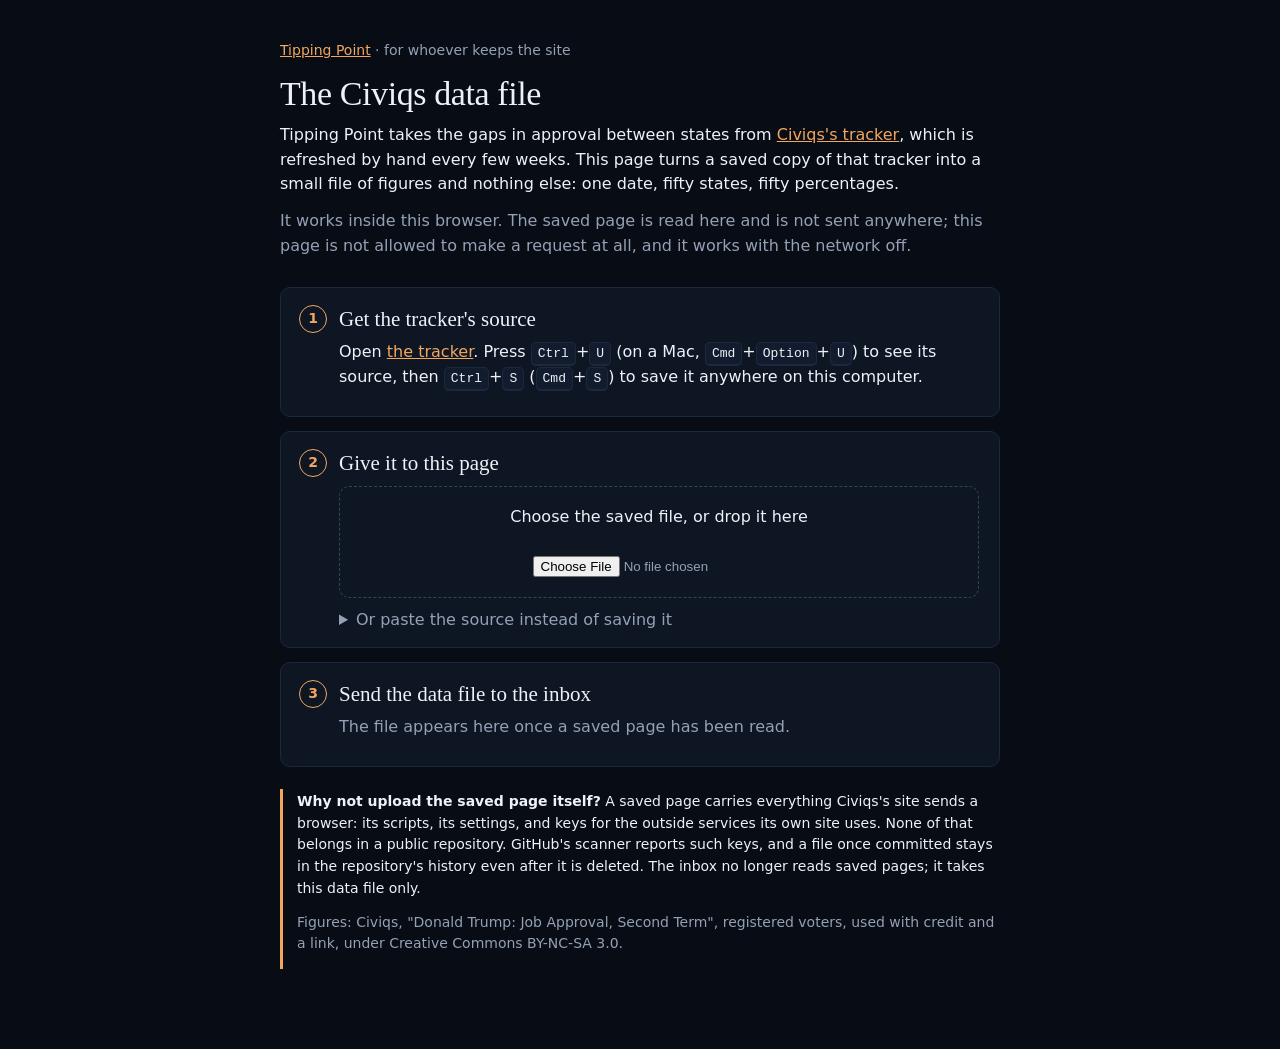
<file: docs/civiqs.html>
<!DOCTYPE html>
<html lang="en">
<head>
<meta charset="utf-8">
<meta name="viewport" content="width=device-width, initial-scale=1">
<!-- This page may not send anything anywhere: the browser itself refuses any request it tries to make. -->
<meta http-equiv="Content-Security-Policy" content="default-src 'none'; script-src 'unsafe-inline'; style-src 'unsafe-inline'; img-src data:; connect-src 'none'; form-action 'none'; base-uri 'none'">
<meta name="robots" content="noindex">
<meta name="referrer" content="no-referrer">
<title>Tipping Point: the Civiqs data file</title>
<style>
:root { --bg: #070c15; --panel: #0e1623; --line: #1c283b; --ink: #eef2f8; --muted: #94a1b5; --accent: #f2a65e; --ok: #6fcf9a; --bad: #f59186; }
* { box-sizing: border-box; }
body { margin: 0; background: var(--bg); color: var(--ink); font: 16px/1.55 "IBM Plex Sans", system-ui, -apple-system, "Segoe UI", sans-serif; }
main { max-width: 760px; margin: 0 auto; padding: 40px 20px 80px; }
h1 { font: 500 34px/1.15 "Newsreader", "Iowan Old Style", Georgia, serif; margin: 0 0 10px; letter-spacing: -0.012em; }
h2 { font: 500 21px/1.25 "Newsreader", "Iowan Old Style", Georgia, serif; margin: 0 0 8px; }
p { margin: 0 0 12px; } .muted { color: var(--muted); } small, .small { font-size: 14px; }
a { color: var(--accent); } a:focus-visible, button:focus-visible, input:focus-visible, textarea:focus-visible { outline: 2px solid var(--accent); outline-offset: 2px; }
ol.steps { list-style: none; padding: 0; margin: 28px 0 0; counter-reset: s; }
ol.steps > li { counter-increment: s; background: var(--panel); border: 1px solid var(--line); border-radius: 10px; padding: 18px 20px 14px 58px; margin: 0 0 14px; position: relative; }
ol.steps > li::before { content: counter(s); position: absolute; left: 18px; top: 17px; width: 26px; height: 26px; border-radius: 50%; border: 1px solid var(--accent); color: var(--accent); font-weight: 600; font-size: 14px; display: grid; place-items: center; }
kbd { font: 13px/1 "IBM Plex Mono", ui-monospace, monospace; border: 1px solid var(--line); border-bottom-width: 2px; border-radius: 5px; padding: 3px 6px; background: #121c2e; white-space: nowrap; }
.drop { border: 1.5px dashed #33435e; border-radius: 10px; padding: 18px; text-align: center; margin: 10px 0; }
.drop.over { border-color: var(--accent); background: #121c2e; }
input[type=file] { color: var(--muted); max-width: 100%; }
textarea { width: 100%; height: 76px; background: #0a111c; color: var(--ink); border: 1px solid var(--line); border-radius: 8px; padding: 8px 10px; font: 12px/1.4 ui-monospace, monospace; resize: vertical; }
.btn { display: inline-block; font: 600 15px/1 inherit; padding: 12px 16px; border-radius: 8px; border: 1px solid var(--accent); background: var(--accent); color: #1a1206; text-decoration: none; cursor: pointer; margin: 4px 8px 4px 0; }
.btn.second { background: transparent; color: var(--accent); }
#result[hidden], #problem[hidden] { display: none; }
#problem { border: 1px solid var(--bad); border-radius: 8px; padding: 12px 14px; color: var(--bad); margin: 10px 0 0; }
.good { color: var(--ok); }
table { border-collapse: collapse; font-variant-numeric: tabular-nums; font-size: 14px; }
.grid { display: grid; grid-template-columns: repeat(auto-fill, minmax(92px, 1fr)); gap: 2px 14px; margin: 10px 0 14px; }
.grid div { display: flex; justify-content: space-between; border-bottom: 1px solid var(--line); padding: 2px 0; } .grid b { font-weight: 500; color: var(--muted); }
pre { background: #0a111c; border: 1px solid var(--line); border-radius: 8px; padding: 10px 12px; font: 12px/1.45 ui-monospace, monospace; max-height: 170px; overflow: auto; margin: 0 0 12px; }
details { margin: 8px 0 0; } summary { cursor: pointer; color: var(--muted); }
.why { border-left: 3px solid var(--accent); padding: 2px 0 2px 14px; margin: 22px 0 0; }
</style>
</head>
<body>
<main>
<p class="small muted"><a href="./">Tipping Point</a> · for whoever keeps the site</p>
<h1>The Civiqs data file</h1>
<p>Tipping Point takes the gaps in approval between states from <a href="https://civiqs.com/results/approve_president_trump_2025" target="_blank" rel="noopener noreferrer">Civiqs's tracker</a>, which is refreshed by hand every few weeks. This page turns a saved copy of that tracker into a small file of figures and nothing else: one date, fifty states, fifty percentages.</p>
<p class="muted">It works inside this browser. The saved page is read here and is not sent anywhere; this page is not allowed to make a request at all, and it works with the network off.</p>

<ol class="steps">
<li>
  <h2>Get the tracker's source</h2>
  <p>Open <a href="https://civiqs.com/results/approve_president_trump_2025" target="_blank" rel="noopener noreferrer">the tracker</a>. Press <kbd>Ctrl</kbd>+<kbd>U</kbd> (on a Mac, <kbd>Cmd</kbd>+<kbd>Option</kbd>+<kbd>U</kbd>) to see its source, then <kbd>Ctrl</kbd>+<kbd>S</kbd> (<kbd>Cmd</kbd>+<kbd>S</kbd>) to save it anywhere on this computer.</p>
</li>
<li>
  <h2>Give it to this page</h2>
  <div class="drop" id="drop">
    <label for="file">Choose the saved file, or drop it here</label><br><br>
    <input type="file" id="file" accept=".html,.htm,.txt,text/html,text/plain">
  </div>
  <details><summary>Or paste the source instead of saving it</summary>
    <p class="small muted" style="margin-top:8px">In the source tab: <kbd>Ctrl</kbd>+<kbd>A</kbd>, <kbd>Ctrl</kbd>+<kbd>C</kbd>. Then click in the box and press <kbd>Ctrl</kbd>+<kbd>V</kbd>.</p>
    <label for="paste" class="small muted">The tracker's source</label>
    <textarea id="paste" spellcheck="false" autocomplete="off"></textarea>
  </details>
  <div id="problem" role="alert" hidden></div>
</li>
<li>
  <h2>Send the data file to the inbox</h2>
  <p class="muted" id="waiting">The file appears here once a saved page has been read.</p>
  <div id="result" hidden>
    <p><span class="good">Read.</span> <span id="summary"></span></p>
    <div class="grid" id="grid" aria-label="Approval by state, percent"></div>
    <p><a class="btn" id="to-github" target="_blank" rel="noopener noreferrer" href="#">Open GitHub with the file filled in</a>
       <a class="btn second" id="download" href="#">Download the file instead</a></p>
    <p class="small">On GitHub, press <b>Commit changes</b> twice. That is all: the site checks the figures, runs its models again, publishes, and tells The Margin, in about three minutes. <span class="muted">If you downloaded the file instead, drop it on the <a href="https://github.com/KA82205/tipping-point/upload/main/pipeline/inbox" target="_blank" rel="noopener noreferrer">inbox's upload page</a> and commit.</span></p>
    <details><summary>The whole file, as it will be sent</summary><pre id="out" tabindex="0"></pre></details>
  </div>
</li>
</ol>

<div class="why small">
<p><b>Why not upload the saved page itself?</b> A saved page carries everything Civiqs's site sends a browser: its scripts, its settings, and keys for the outside services its own site uses. None of that belongs in a public repository. GitHub's scanner reports such keys, and a file once committed stays in the repository's history even after it is deleted. The inbox no longer reads saved pages; it takes this data file only.</p>
<p class="muted">Figures: Civiqs, "Donald Trump: Job Approval, Second Term", registered voters, used with credit and a link, under Creative Commons BY-NC-SA 3.0.</p>
</div>
</main>

<script>
/* ---- the reading: plain functions, no page, no network (pipeline/tests/test_converter.js runs exactly these) ---- */
const SOURCE = 'https://civiqs.com/results/approve_president_trump_2025';
const SLUG = 'approve_president_trump_2025';
const QUESTION = 'Donald Trump is handling his job as president';
const MARK = 'window.__remixContext = ';
const ROUTE = 'routes/_app.results_.$question';
const STATES = {Alabama:'AL',Alaska:'AK',Arizona:'AZ',Arkansas:'AR',California:'CA',Colorado:'CO',Connecticut:'CT',Delaware:'DE',Florida:'FL',Georgia:'GA',Hawaii:'HI',Idaho:'ID',Illinois:'IL',Indiana:'IN',Iowa:'IA',Kansas:'KS',Kentucky:'KY',Louisiana:'LA',Maine:'ME',Maryland:'MD',Massachusetts:'MA',Michigan:'MI',Minnesota:'MN',Mississippi:'MS',Missouri:'MO',Montana:'MT',Nebraska:'NE',Nevada:'NV','New Hampshire':'NH','New Jersey':'NJ','New Mexico':'NM','New York':'NY','North Carolina':'NC','North Dakota':'ND',Ohio:'OH',Oklahoma:'OK',Oregon:'OR',Pennsylvania:'PA','Rhode Island':'RI','South Carolina':'SC','South Dakota':'SD',Tennessee:'TN',Texas:'TX',Utah:'UT',Vermont:'VT',Virginia:'VA',Washington:'WA','West Virginia':'WV',Wisconsin:'WI',Wyoming:'WY'};

function endOfJson(t, i) {            // where the object that opens at t[i] closes, or -1
  if (t[i] !== '{') return -1;
  let depth = 0, inString = false;
  for (let j = i; j < t.length; j++) {
    const c = t[j];
    if (inString) { if (c === '\\') j++; else if (c === '"') inString = false; }
    else if (c === '"') inString = true;
    else if (c === '{' || c === '[') depth++;
    else if (c === '}' || c === ']') { if (--depth === 0) return j + 1; }
  }
  return -1;
}
function untag(t) {                   // a "view source" tab saved as a page wraps the source in markup of its own
  return t.replace(/<[^>]*>/g, '').replace(/&lt;/g, '<').replace(/&gt;/g, '>').replace(/&quot;/g, '"').replace(/&#39;/g, "'").replace(/&amp;/g, '&');
}
function block(t) {                   // the tracker's own data block, or null
  const i = t.indexOf(MARK); if (i < 0) return null;
  const a = i + MARK.length, b = endOfJson(t, a); if (b < 0) return null;
  try { return JSON.parse(t.slice(a, b)); } catch (e) { return null; }
}
function extract(text) {              // {as_of, states: {AL: '45.68', ...}} or an Error that says what is wrong, in plain words
  const ctx = block(text) || block(untag(text));
  if (!ctx) {
    if (/float-right">\d+%<\/span>/.test(text)) throw new Error('This is the page as shown, which has whole percentages only. Save the page\'s source instead: on the tracker press Ctrl+U (Cmd+Option+U on a Mac), then Ctrl+S.');
    throw new Error('The tracker\'s figures were not found in this file. It should be the source of the Civiqs tracker page: press Ctrl+U on the tracker, then Ctrl+S.');
  }
  let q; try { q = ctx.state.loaderData[ROUTE]; } catch (e) { q = null; }
  if (!q || !q.crosstabs || !q.crosstabs.map) throw new Error('The page has a data block, but not in the shape this reader knows. Civiqs may have changed its page; the copy already held stays in use.');
  if (text.indexOf(SLUG) < 0 || String(q.question_body || '').indexOf(QUESTION) < 0) throw new Error('This is a Civiqs page, but not the tracker of Trump\'s job approval.');
  const as_of = String(q.end_date || '');
  if (!/^\d{4}-\d\d-\d\d$/.test(as_of) || isNaN(Date.parse(as_of + 'T00:00:00Z'))) throw new Error('The day the figures run through was not found in the page.');
  const states = {};
  for (const name of Object.keys(STATES)) {
    const row = q.crosstabs.map[name];
    if (!row || typeof row.Approve !== 'number' || typeof row.Disapprove !== 'number') throw new Error('No figures for ' + name + ' in this page.');
    if (!(row.Approve > 0.05 && row.Approve < 0.95 && row.Disapprove > 0.05 && row.Disapprove < 0.95)) throw new Error('The figures for ' + name + ' are not believable.');
    states[STATES[name]] = (100 * row.Approve).toFixed(2);      // Civiqs's own figure, to two decimals
  }
  return {as_of, states};
}
function toCsv(d) {                   // the data file: a date, fifty states, fifty percentages, and where they are from
  return 'state,approve,as_of,source\n' + Object.keys(d.states).sort().map(s => [s, d.states[s], d.as_of, SOURCE].join(',')).join('\n') + '\n';
}
/* ---- end of the reading ---- */

if (typeof document !== 'undefined') (function () {
  const $ = id => document.getElementById(id);
  function show(text) {
    $('problem').hidden = true; $('result').hidden = true; $('waiting').hidden = false;
    let d; try { d = extract(text); } catch (e) { $('problem').textContent = e.message; $('problem').hidden = false; return; }
    const csv = toCsv(d), name = 'civiqs-' + d.as_of + '.csv', codes = Object.keys(d.states).sort();
    const day = new Date(d.as_of + 'T12:00:00Z').toLocaleDateString('en-US', {month: 'long', day: 'numeric', year: 'numeric', timeZone: 'UTC'});
    const vals = codes.map(s => +d.states[s]), mean = vals.reduce((a, b) => a + b, 0) / vals.length;
    $('summary').textContent = 'Fifty states, through ' + day + '. The plain average of the fifty is ' + mean.toFixed(1) + '%. The file is ' + csv.length.toLocaleString('en-US') + ' characters: only what is listed below.';
    $('grid').replaceChildren(...codes.map(s => { const e = document.createElement('div'), b = document.createElement('b'); b.textContent = s; e.append(b, document.createTextNode(d.states[s])); return e; }));
    $('out').textContent = csv;
    $('to-github').href = 'https://github.com/KA82205/tipping-point/new/main/pipeline/inbox?filename=' + encodeURIComponent(name) + '&value=' + encodeURIComponent(csv);
    $('download').href = 'data:text/csv;charset=utf-8,' + encodeURIComponent(csv); $('download').download = name;
    $('result').hidden = false; $('waiting').hidden = true;
  }
  function take(file) { if (!file) return; const r = new FileReader(); r.onload = () => show(String(r.result)); r.onerror = () => { $('problem').textContent = 'The file could not be read.'; $('problem').hidden = false; }; r.readAsText(file); }
  $('file').addEventListener('change', e => take(e.target.files[0]));
  $('paste').addEventListener('input', e => { if (e.target.value.length > 1000) { const t = e.target.value; e.target.value = ''; e.target.placeholder = 'Pasted: ' + t.length.toLocaleString('en-US') + ' characters, read above and not kept.'; show(t); } });
  const drop = $('drop');
  ['dragenter', 'dragover'].forEach(n => drop.addEventListener(n, e => { e.preventDefault(); drop.classList.add('over'); }));
  ['dragleave', 'drop'].forEach(n => drop.addEventListener(n, e => { e.preventDefault(); drop.classList.remove('over'); }));
  drop.addEventListener('drop', e => take(e.dataTransfer.files[0]));
  window.addEventListener('dragover', e => e.preventDefault()); window.addEventListener('drop', e => e.preventDefault());
})();
</script>
</body>
</html>
</file>
<file: docs/styles.css>
:root {
  /* The balance. The path to 270 sits on an amber fulcrum and tips toward whoever wins more often; the light at the
     top of the page leans the same way. Everything else stays quiet. Left-aligned throughout. */
  --bg: #070c15;
  --panel: #0e1623;
  --panel-2: #141e30;
  --raise: #1b2841;
  --line: #1c283b;
  --line-2: #2a3953;
  --ink: #eef2f8;
  --muted: #94a1b5;
  --faint: #8492aa;
  --accent: #f2a65e;   /* forecast, and the fulcrum */
  --actual: #f4f6fa;   /* result */
  --dem: #4f8de0;
  --rep: #de6a5f;
  --dem-ink: #86b6f5;
  --rep-ink: #f59186;
  --ok: #6fcf9a;
  --glow-d: .10;       /* set by the page from the Nowcast odds */
  --glow-r: .10;
  --font-display: "Newsreader", "Iowan Old Style", Georgia, serif;
  --font-body: "IBM Plex Sans", system-ui, sans-serif;
  --font-num: "IBM Plex Sans Condensed", "IBM Plex Sans", system-ui, sans-serif;   /* figures and state codes */
  --font-mono: "IBM Plex Mono", ui-monospace, monospace;                           /* equations only */
  color-scheme: dark;
}

* { box-sizing: border-box; }
html, body { margin: 0; }
html { scroll-padding-top: 120px; }
body {
  background:
    radial-gradient(980px 560px at 6% -120px, rgba(79, 141, 224, var(--glow-d)), transparent 70%),
    radial-gradient(980px 560px at 94% -120px, rgba(222, 106, 95, var(--glow-r)), transparent 70%),
    var(--bg);
  background-repeat: no-repeat;
  color: var(--ink);
  font: 16px/1.6 var(--font-body);
  -webkit-font-smoothing: antialiased;
}
a { color: var(--accent); text-decoration-thickness: 1px; text-underline-offset: 3px; }
a:hover { text-decoration-thickness: 2px; }
:focus-visible { outline: 2px solid var(--accent); outline-offset: 2px; }
::selection { background: rgba(242, 166, 94, .32); color: var(--ink); }
.skip { position: absolute; left: 12px; top: -60px; z-index: 40; background: var(--accent); color: #1b1206; font-weight: 600; padding: 10px 14px; border-radius: 10px; text-decoration: none; }
.skip:focus { top: 10px; }
main:focus { outline: none; }
.wrap { max-width: 1240px; margin: 0 auto; padding: 0 24px; }
.num { font-family: var(--font-num); font-variant-numeric: tabular-nums; }
.d-ink { color: var(--dem-ink); } .r-ink { color: var(--rep-ink); } .a-ink { color: var(--accent); }
[hidden] { display: none !important; }

/* Header */
.site-head { border-bottom: 1px solid var(--line); background: rgba(7, 12, 21, 0.82); backdrop-filter: blur(10px); position: sticky; top: 0; z-index: 20; }
.site-head .wrap { display: flex; align-items: center; justify-content: space-between; gap: 16px; flex-wrap: wrap; min-height: 62px; }
.brand { display: flex; align-items: center; gap: 10px; color: var(--ink); text-decoration: none; font: 600 21px/1 var(--font-display); }
.brand svg { flex: none; }
.brand .logo { display: inline-flex; width: 46px; transition: transform .5s cubic-bezier(.3, 1.6, .5, 1); transform-origin: 50% 90%; }
.brand .logo svg { width: 100%; height: auto; display: block; }
.brand:hover .logo { transform: rotate(7deg); }
nav { display: flex; gap: 2px; flex-wrap: wrap; }
nav a { color: var(--muted); text-decoration: none; font-size: 14px; padding: 8px 12px; border-radius: 9px; transition: color .15s, background .15s; }
nav a:hover { color: var(--ink); background: var(--panel-2); }
nav a[aria-current="page"] { color: var(--ink); background: var(--panel-2); box-shadow: inset 0 -2px 0 var(--accent); }

/* Type */
h1, h2, h3 { font-family: var(--font-display); font-weight: 500; margin: 0; text-wrap: balance; letter-spacing: -0.012em; }
h1 { font-size: clamp(40px, 5.6vw, 68px); line-height: 1.02; }
h2 { font-size: clamp(28px, 3vw, 36px); line-height: 1.1; }
/* .h3: a section heading that is second-level in the outline but keeps the smaller size. */
h3, .h3 { font-size: 22px; line-height: 1.2; }
p { margin: 0; max-width: 66ch; text-wrap: pretty; }
.lede { color: var(--muted); font-size: 18px; max-width: 60ch; }
.small { font-size: 14px; color: var(--muted); }
.tag { font: 600 14px/1 var(--font-num); color: var(--accent); letter-spacing: .01em; }
.warn { color: var(--accent); font-weight: 500; }

section { padding: 60px 0; }
section + section { border-top: 1px solid var(--line); }
.stack { display: grid; gap: 16px; grid-template-columns: minmax(0, 1fr); }
.stack-lg { display: grid; gap: 28px; grid-template-columns: minmax(0, 1fr); }
.cols2 { display: grid; grid-template-columns: 1fr 1fr; gap: 40px; }
.cols2 > .stack { align-content: start; }
@media (max-width: 860px) { .cols2 { grid-template-columns: 1fr; } }

/* Buttons and tabs */
.btns { display: flex; gap: 10px; flex-wrap: wrap; }
.btn { display: inline-flex; align-items: center; gap: 8px; font: 500 15px var(--font-body); color: var(--ink); background: var(--panel-2); border: 1px solid var(--line-2); padding: 11px 16px; border-radius: 11px; text-decoration: none; cursor: pointer; transition: transform .12s, border-color .15s, background .15s; }
.btn:hover { border-color: var(--faint); background: var(--raise); transform: translateY(-1px); }
.btn:active { transform: none; }
.btn.primary { background: var(--accent); color: #1b1206; border-color: var(--accent); }
.btn.primary:hover { background: #f7b677; border-color: #f7b677; }
.btn[aria-pressed="true"] { border-color: var(--accent); box-shadow: 0 0 0 1px var(--accent) inset; background: var(--raise); }
.btn:disabled { opacity: .5; cursor: default; transform: none; }
.tabs { display: inline-flex; gap: 4px; flex-wrap: wrap; padding: 4px; background: var(--panel); border: 1px solid var(--line); border-radius: 13px; justify-self: start; }
.tab { font: 500 14px var(--font-body); color: var(--muted); background: none; border: 0; padding: 8px 14px; border-radius: 9px; cursor: pointer; transition: color .15s, background .15s; }
.tab:hover { color: var(--ink); }
.tab[aria-selected="true"] { color: var(--ink); background: var(--raise); box-shadow: inset 0 -2px 0 var(--accent); }
.tab:disabled { color: var(--faint); cursor: not-allowed; }
.nw { white-space: nowrap; }
/* The Archive's five elections stay on one line on the narrowest phones. */
@media (max-width: 400px) { .tabs.years { display: grid; grid-template-columns: repeat(5, 1fr); justify-self: stretch; } .tabs.years .tab { padding-left: 4px; padding-right: 4px; } }
.switch { display: inline-flex; border: 1px solid var(--line-2); border-radius: 9px; overflow: hidden; }
.switch button { all: unset; cursor: pointer; font: 500 13px var(--font-body); color: var(--muted); padding: 6px 12px; }
.switch button[aria-pressed="true"] { background: var(--panel-2); color: var(--ink); box-shadow: inset 0 -2px 0 var(--accent); }
.switch button:focus-visible { outline: 2px solid var(--accent); outline-offset: -2px; }

/* Live pill */
.live { justify-self: start; display: inline-flex; align-items: center; gap: 8px; font: 500 13px/1 var(--font-body); color: var(--ok); border: 1px solid rgba(111, 207, 154, .35); padding: 7px 11px; border-radius: 999px; }
.live::before { content: ""; width: 8px; height: 8px; border-radius: 50%; background: var(--ok); }

/* ---------- Strip: the 30-70 track ---------- */
.strip { position: relative; height: 22px; }
.strip .track { position: absolute; left: 0; right: 0; top: 50%; height: 4px; margin-top: -2px; border-radius: 2px; background: linear-gradient(90deg, rgba(222,106,95,.35), rgba(255,255,255,.08) 50%, rgba(85,146,224,.35)); }
.strip .mid { position: absolute; left: 50%; top: 2px; bottom: 2px; width: 1px; background: var(--faint); }
.strip .band { position: absolute; top: 50%; height: 10px; margin-top: -5px; border-radius: 5px; background: rgba(242, 166, 94, 0.18); border: 1px solid rgba(242, 166, 94, 0.35); }
.strip .link { position: absolute; top: 50%; height: 2px; margin-top: -1px; background: rgba(244, 246, 250, 0.45); }
.strip .dot { position: absolute; top: 50%; width: 12px; height: 12px; margin: -6px 0 0 -6px; border-radius: 50%; }
.strip .dot.f { background: var(--accent); box-shadow: 0 0 0 2px var(--panel); }
.strip .dot.a { background: var(--actual); box-shadow: 0 0 0 2px var(--panel); }
.strip .dot.clip::after { content: ""; position: absolute; top: 2px; width: 0; height: 0; border: 4px solid transparent; }
.strip .dot.clip.hi::after { left: 13px; border-left-color: currentColor; color: inherit; }
.strip-scale { display: flex; justify-content: space-between; font: 12px var(--font-num); color: var(--faint); }
.strip-legend { display: flex; gap: 16px; font-size: 13px; color: var(--muted); flex-wrap: wrap; }
.strip-legend i { display: inline-block; width: 10px; height: 10px; border-radius: 50%; margin-right: 6px; vertical-align: -1px; }
.strip-legend i.f { background: var(--accent); } .strip-legend i.a { background: var(--actual); }
.strip-legend i.b { width: 18px; border-radius: 5px; background: rgba(242,166,94,.18); border: 1px solid rgba(242,166,94,.35); }

/* ---------- Landing ---------- */
.hero { padding: 64px 0 60px; display: grid; gap: 36px; grid-template-columns: minmax(0, 1fr); }
.hero-copy { display: grid; grid-template-columns: minmax(0, 1.05fr) minmax(0, 1fr); gap: 20px 48px; align-items: end; }
.hero-copy .stack { gap: 20px; }
.hero .lede { max-width: 58ch; }
#view-home p.small { max-width: 56ch; }   /* small print at a readable measure */
.hero .ensemble { margin-top: -18px; }   /* the three model cards sit close under the card they explain */
@media (max-width: 900px) { .hero-copy { grid-template-columns: minmax(0, 1fr); } }

/* ---------- The balance (site signature) ---------- */
.balance-card { background: linear-gradient(180deg, rgba(22, 33, 53, .92), rgba(12, 19, 31, .92)); border: 1px solid var(--line-2); border-radius: 24px; padding: 26px 32px 24px; display: grid; gap: 22px; grid-template-columns: minmax(0, 1fr); box-shadow: 0 40px 90px -50px rgba(0, 0, 0, .9), inset 0 1px 0 rgba(255, 255, 255, .05); }
.bc-head { display: flex; justify-content: space-between; align-items: center; gap: 12px; flex-wrap: wrap; }
.balance { display: grid; gap: 8px; grid-template-columns: minmax(0, 1fr); }
.bal-top { display: flex; justify-content: space-between; align-items: flex-end; gap: 16px; }
.bal-top .side { display: flex; align-items: flex-end; gap: 14px; }
.bal-top .big { font: 600 clamp(68px, 11.5vw, 140px)/.82 var(--font-num); letter-spacing: -0.03em; font-variant-numeric: tabular-nums; }
.bal-top .d .big { color: var(--dem-ink); } .bal-top .r .big { color: var(--rep-ink); }
.bal-top .l { color: var(--muted); font-size: 15px; line-height: 1.3; display: grid; padding-bottom: 6px; }
.bal-top .l b { color: var(--ink); font-weight: 500; font-size: 18px; }
.bal-top .r { text-align: right; }
/* Room above the beam: for its tilt, and for the names of the narrow states and the end that rises under them. */
.bal-stage { position: relative; --stage-pad: 50px; padding-top: max(var(--stage-pad), calc(var(--rail-h, 0px) + var(--rise, 0px) + 8px)); }
.bal-arm { transform-origin: 50% 100%; transition: transform 1.5s cubic-bezier(.3, 1.7, .5, 1); will-change: transform; }
.bal-fulcrum { position: relative; width: 0; height: 0; margin: 0 auto; border-left: 32px solid transparent; border-right: 32px solid transparent; border-bottom: 46px solid var(--accent); }
.bal-fulcrum span { position: absolute; top: 21px; left: -32px; width: 64px; text-align: center; font: 600 14px/1 var(--font-num); color: #1b1206; }
.bal-stage::after { content: ""; display: block; height: 1px; background: linear-gradient(90deg, transparent, var(--line-2) 18%, var(--line-2) 82%, transparent); }
.balance .snake { height: 60px; margin-top: 0; }
.balance .mark270 { display: none; }
.balance .snake-read { margin-top: 10px; }
@media (min-width: 1000px) { .balance .snake-read { min-height: 1.6em; } }   /* one line at this width, so the link sits close under it */
@media (max-width: 760px) {
  .balance-card { padding: 20px 18px; border-radius: 18px; }
  .bal-top .side { flex-direction: column; align-items: flex-start; gap: 6px; }
  .bal-top .r { align-items: flex-end; }
  .bal-top .r .l { order: 2; }
  .bal-stage { --stage-pad: 26px; }
  .balance .snake { height: 44px; }
}

/* Tipping-point line-up */
.snake-card { background: var(--panel); border: 1px solid var(--line); border-radius: 18px; padding: 20px 18px 14px; display: grid; gap: 10px; grid-template-columns: minmax(0, 1fr); }
.snake { position: relative; display: flex; height: 54px; margin-top: var(--rail-h, 0px); border-radius: 9px; overflow: visible; touch-action: pan-y; }
.snake .seg { position: relative; height: 100%; border-right: 1px solid rgba(7, 12, 21, .7); display: flex; align-items: center; justify-content: center; font: 600 11px var(--font-num); color: #fff; cursor: pointer; transition: transform .16s, filter .16s; min-width: 0; overflow: hidden; }
.snake .seg:first-child { border-radius: 9px 0 0 9px; } .snake .seg:last-child { border-radius: 0 9px 9px 0; border-right: 0; }
.snake .seg:focus-visible, .snake .seg.on, .snake .seg.hov { filter: brightness(1.35); transform: translateY(-5px); z-index: 4; }
@media (hover: hover) { .snake .seg:hover { filter: brightness(1.35); transform: translateY(-5px); z-index: 4; } }
.snake .seg.toss, .snake .seg.dk { color: #000; }
.snake .seg.nl { font-size: 0; }
.snake .seg.tp { filter: brightness(1.3); outline: 2px solid var(--accent); outline-offset: -2px; z-index: 2; }
.snake .seg.toss.tp { filter: none; outline-color: #fff; }
.snake .seg:focus-visible { outline: 2px solid #fff; outline-offset: 2px; }
.snake .mark270 { position: absolute; top: -10px; bottom: -10px; width: 2px; background: var(--ink); z-index: 3; pointer-events: none; }
.snake .mark270::after { content: "270"; position: absolute; top: -18px; left: 50%; transform: translateX(-50%); font: 600 12px var(--font-num); color: var(--ink); }
/* Every state is named. A state too narrow for its own name has it above the bar, joined by a line. */
.snake .rail { position: absolute; left: 0; right: 0; bottom: 100%; height: var(--rail-h, 0px); pointer-events: none; }
.snake .rail svg { position: absolute; left: 0; bottom: 0; overflow: visible; }
.snake .rail path { fill: none; stroke: var(--faint); stroke-opacity: .6; stroke-width: 1; }
.snake .rail path.hot { stroke: var(--ink); stroke-opacity: 1; }
.snake .rl { position: absolute; transform: translateX(-50%); font: 600 11px/13px var(--font-num); color: var(--muted); white-space: nowrap; pointer-events: auto; cursor: pointer; }
.snake .rl.hot { color: var(--ink); }
/* Where the bar is too short for that, the same line-up as a list under it. */
.snake-list { display: grid; grid-template-columns: repeat(auto-fill, minmax(32px, 1fr)); gap: 3px; }
.snake-list[hidden] { display: none; }
.snake-list span { height: 26px; border-radius: 4px; display: grid; place-items: center; font: 600 11px var(--font-num); color: #fff; cursor: pointer; }
.snake-list span.toss, .snake-list span.dk { color: #000; }
.snake-list span.tp { outline: 2px solid var(--accent); outline-offset: -2px; }
.snake-list span.toss.tp { outline-color: #fff; }
.snake-list span.hot { position: relative; z-index: 1; filter: brightness(1.35); outline: 2px solid #fff; outline-offset: 2px; }
.balance .snake-list { margin-top: 14px; }
/* With the list, the line that reads a state sits above it, clear of the finger that taps it. */
@media (max-width: 999.98px) {
  .balance .snake-read, .snake-card .snake-read { order: 1; }
  .balance .snake-list, .snake-card .snake-list { order: 2; margin-top: 0; }
  .balance .snake-key, .snake-card .snake-key { order: 3; }
  .balance .snake-more { order: 4; }
}
.snake-read { margin: 0; font-size: 14px; color: var(--muted); min-height: 3.2em; max-width: none; }
.snake-read b { color: var(--ink); font-weight: 500; }
@media (max-width: 600px) { .snake-read { min-height: 6.4em; } }
/* Under a line-up: what the colors mean, how to read a state, where to go next. */
.snake-key { display: flex; flex-wrap: wrap; align-items: center; gap: 6px 18px; font-size: 13px; color: var(--muted); }
.balance .snake-key { margin-top: 12px; }
.snake-key .ramp .rk i + i { margin-left: -3px; }
.snake-key .h-touch, .snake-key .h-tap { display: none; }
@media (hover: none) { .snake-key .h-hover { display: none; } .snake-key .h-touch { display: inline; } .snake-list:not([hidden]) ~ .snake-key .h-touch { display: none; } .snake-list:not([hidden]) ~ .snake-key .h-tap { display: inline; } }
.snake-more:empty { display: none; }
.snake-more a { display: inline-block; font-size: 14px; font-weight: 500; padding: 4px 0; }
@media (pointer: coarse) { .snake-more a { padding: 11px 0; } }

/* The two models and their average */
.ensemble { display: grid; grid-template-columns: var(--cols, minmax(0, 1fr)); gap: 10px; align-items: stretch; }
.ens { background: var(--panel); border: 1px solid var(--line); border-radius: 14px; padding: 14px 16px 12px; display: grid; gap: 3px; align-content: start; }
.ens .nm { font-weight: 500; }
.ens .by { font-size: 13px; color: var(--muted); }
.ens .k { margin-top: 10px; font-size: 12px; font-weight: 600; color: var(--faint); }
.ens .odds { margin-top: 2px; font-size: 14px; color: var(--muted); }
.ens .odds b { font: 600 28px/1 var(--font-num); color: var(--ink); margin-right: 3px; font-variant-numeric: tabular-nums; }
.ens .split { display: block; height: 6px; border-radius: 3px; background: var(--rep); overflow: hidden; margin: 6px 0 4px; }
.ens .split i { display: block; height: 100%; background: var(--dem); border-right: 2px solid var(--panel); transition: width .6s cubic-bezier(.2, .8, .2, 1); }
.ens .vote { font-size: 13px; color: var(--faint); }
.ens.now { border-color: rgba(242, 166, 94, .6); background: linear-gradient(180deg, rgba(242, 166, 94, .12), rgba(242, 166, 94, .03)); }
.ens.now .k, .ens.now .vote { color: rgba(238, 242, 248, .7); }   /* on the amber tint, secondary text takes the ink, not the grey */
.ensemble .op { align-self: center; font: 400 30px/1 var(--font-display); color: var(--faint); }
@media (max-width: 1000px) { .ensemble { grid-template-columns: minmax(0, 1fr) auto minmax(0, 1fr) !important; gap: 10px; } .ensemble .op ~ .op, .ensemble .ens.now { grid-column: 1 / -1; } .ensemble .op ~ .op { justify-self: center; line-height: .7; } }
@media (max-width: 560px) { .ensemble { grid-template-columns: minmax(0, 1fr) !important; } .ensemble .op { justify-self: center; line-height: .7; } }


.record, .figs { display: grid; grid-template-columns: repeat(4, 1fr); gap: 1px; background: var(--line); border: 1px solid var(--line); border-radius: 16px; overflow: hidden; }
.record > div, .figs > div { background: var(--panel); padding: 20px; display: grid; gap: 6px; align-content: start; transition: background .2s; }
.record > div:hover, .figs > div:hover { background: var(--panel-2); }
.record .v, .figs .v { font: 600 34px/1.05 var(--font-num); font-variant-numeric: tabular-nums; }
.figs .l { font-size: 14px; color: var(--muted); }
.figs .l b { color: var(--ink); font-weight: 600; }
.figs .v.d-ink { color: var(--dem-ink); } .figs .v.r-ink { color: var(--rep-ink); }
.figs-3 { grid-template-columns: repeat(3, 1fr); }
@media (max-width: 860px) { .record, .figs { grid-template-columns: repeat(2, 1fr); } .figs-3 { grid-template-columns: 1fr; } }

/* ---------- Map desk ---------- */
.desk { display: grid; grid-template-columns: minmax(0, 1fr) 340px; gap: 20px; align-items: start; }
@media (max-width: 980px) { .desk { grid-template-columns: 1fr; } }
.map-tools { display: flex; justify-content: space-between; gap: 12px; flex-wrap: wrap; align-items: center; }
.map-tools .btn { padding: 9px 14px; font-size: 14px; }
.map-panel { background: var(--panel); border: 1px solid var(--line); border-radius: 18px; padding: 14px; }
svg.usmap { display: block; width: 100%; height: auto; }
svg.usmap path.st { stroke: var(--panel); stroke-width: 0.9; cursor: pointer; transition: filter .12s, fill .35s; }
svg.usmap g.box rect { transition: fill .35s; }
svg.usmap path.st:hover, svg.usmap g.box:hover rect { filter: brightness(1.3); }
svg.usmap path.st:focus { outline: none; }
svg.usmap .sel { fill: none; stroke: var(--accent); stroke-width: 2.2; pointer-events: none; }
svg.usmap text.lbl { font: 600 10px var(--font-num); fill: rgba(240, 244, 250, 0.84); pointer-events: none; text-anchor: middle; }
svg.usmap text.lbl.big { font-size: 13px; }
svg.usmap text.lbl.pc { font-size: 8.5px; font-weight: 500; }
svg.usmap text.lbl.pc.big { font-size: 11px; }
svg.usmap text.lbl.dark, svg.usmap g.box.dark text { fill: #16181d; }
svg.usmap .leader { stroke: rgba(141, 153, 171, 0.35); stroke-width: 0.8; }
svg.usmap g.box { cursor: pointer; }
svg.usmap g.box rect { stroke: var(--line-2); stroke-width: 1; }
svg.usmap g.box.on rect { stroke: var(--accent); stroke-width: 2; }
svg.usmap g.box text { font: 600 10px var(--font-num); fill: rgba(240,244,250,.9); text-anchor: middle; pointer-events: none; }
svg.usmap text.grp { font: 11px var(--font-body); fill: var(--muted); }
.map-foot { display: flex; justify-content: space-between; gap: 12px; flex-wrap: wrap; align-items: center; padding: 6px 6px 2px; }
.ramp { display: flex; flex-wrap: wrap; align-items: center; gap: 6px 8px; min-width: 0; font: 12px var(--font-num); color: var(--muted); }
.ramp i { display: block; width: 180px; height: 8px; border-radius: 4px; }
.ramp .rate-keys { display: flex; flex-wrap: wrap; gap: 6px 12px; }
.ramp .rk { display: inline-flex; align-items: center; gap: 6px; white-space: nowrap; }
.ramp .rk i { width: 12px; height: 12px; border-radius: 3px; }
.ramp .rate-note { flex-basis: 100%; color: var(--muted); }
.ramp .toss-key { display: inline-flex; align-items: center; gap: 6px; margin-left: 10px; white-space: nowrap; }
@media (max-width: 560px) { .ramp i { width: 110px; } .ramp .toss-key { margin-left: 0; } }
.ramp .toss-key i { width: 12px; height: 12px; border-radius: 3px; }

/* What-ifs and single simulated elections, above the map */

.inspector { background: var(--panel); border: 1px solid var(--line); border-radius: 18px; padding: 22px; display: grid; gap: 14px; position: sticky; top: 124px; }
.inspector h2 { font-size: 38px; line-height: 1.05; }
.kv { display: grid; margin: 0; }
.kv > div { display: flex; justify-content: space-between; gap: 12px; padding: 10px 0; border-bottom: 1px solid var(--line); font-size: 15px; }
.kv > div:last-child { border-bottom: 0; }
.kv dt { color: var(--muted); min-width: 0; }
.kv dd { white-space: nowrap; margin: 0; font-family: var(--font-num); font-size: 16px; font-variant-numeric: tabular-nums; text-align: right; }
.inspector .hint { font-size: 13px; color: var(--faint); }
.mt { width: 100%; border-collapse: collapse; font-size: 14px; }
.mt caption { text-align: left; font-size: 13px; color: var(--muted); padding-bottom: 6px; }
.mt th, .mt td { padding: 7px 0; border-bottom: 1px solid var(--line); }
.mt thead th { font-size: 12px; font-weight: 400; color: var(--faint); text-align: right; padding-top: 0; padding-left: 16px; }
.mt thead th:first-child { text-align: left; padding-left: 0; }
.mt tbody th { font-weight: 400; color: var(--muted); text-align: left; padding-right: 10px; }
.mt td { text-align: right; font-family: var(--font-num); font-size: 15px; font-variant-numeric: tabular-nums; white-space: nowrap; padding-left: 16px; }
.mt tr.avg th, .mt tr.avg td { color: var(--ink); border-bottom: 0; }
/* A table whose cells carry a figure and, under it, a short list. */
.mt-wrap td { white-space: normal; vertical-align: top; }
.mt-wrap td span { display: block; font: 13px/1.4 var(--font-body); color: var(--muted); }
/* File names and long links in the Method page's notes may break anywhere, so they never widen a phone's page. */
.method code, .method p a { overflow-wrap: anywhere; }

/* Strip table */
.st-tools { display: flex; justify-content: space-between; align-items: end; gap: 16px; flex-wrap: wrap; }
.st-table { background: var(--panel); border: 1px solid var(--line); border-radius: 18px; overflow: hidden; }
.st-head, .st-row { display: grid; grid-template-columns: minmax(150px, 1.1fr) 44px minmax(220px, 3fr) 76px 76px 82px; gap: 16px; align-items: center; padding: 0 18px; }
.st-head { height: 44px; border-bottom: 1px solid var(--line-2); font-size: 13px; color: var(--muted); }
.st-head button { all: unset; cursor: pointer; }
.st-head button:hover { color: var(--ink); }
.st-head button:focus-visible { outline: 2px solid var(--accent); }
.st-head button[aria-sort]::after { content: " ↓"; color: var(--accent); }
.st-head button[aria-sort="ascending"]::after { content: " ↑"; }
.st-row { height: 46px; border-bottom: 1px solid var(--line); cursor: pointer; transition: background .12s; }
.st-row:last-child { border-bottom: 0; }
.st-row:hover { background: var(--panel-2); }
.st-row.on { background: var(--panel-2); box-shadow: inset 3px 0 0 var(--accent); }
.st-row.nat { background: #121c2d; border-bottom: 1px solid var(--line-2); }
.st-row .nm { font-size: 15px; white-space: nowrap; overflow: hidden; text-overflow: ellipsis; }
.st-row .nm small { color: var(--faint); font-family: var(--font-num); margin-left: 6px; }
.st-row .n, .st-head .n { text-align: right; font-family: var(--font-num); font-size: 16px; font-variant-numeric: tabular-nums; }
.st-head .n { font-family: var(--font-body); font-size: 13px; }
.st-scroll { overflow-x: auto; }
.st-scroll > div { min-width: 760px; }

/* ---------- 2028 Nowcast ---------- */
.jump { position: sticky; top: 62px; z-index: 15; display: flex; gap: 4px; padding: 10px 0; background: linear-gradient(180deg, var(--bg) 72%, transparent); overflow-x: auto; scrollbar-width: none; }
.jump button { all: unset; cursor: pointer; font: 500 14px var(--font-body); color: var(--muted); padding: 7px 13px; border-radius: 999px; white-space: nowrap; transition: color .15s, background .15s; }
.jump button:hover { color: var(--ink); background: var(--panel-2); }
.jump button:focus-visible { outline: 2px solid var(--accent); outline-offset: -2px; }
.jump button[aria-current="true"] { color: #1b1206; background: var(--accent); }
.jump + section { border-top: 0; padding-top: 28px; }

.waffle { display: grid; grid-template-columns: minmax(200px, 344px) 1fr; gap: 24px; align-items: center; border-top: 1px solid var(--line); padding-top: 18px; }
.waffle svg { display: block; width: 100%; height: auto; }
@media (max-width: 760px) { .waffle { grid-template-columns: 1fr; gap: 12px; } }
.models { max-width: 82ch; }
.models b { color: var(--ink); font-weight: 500; }


.needs { display: grid; grid-template-columns: repeat(auto-fit, minmax(220px, 1fr)); gap: 1px; background: var(--line); border: 1px solid var(--line); border-radius: 16px; overflow: hidden; }
.needs > div { background: var(--panel); padding: 18px 20px; display: grid; gap: 8px; align-content: start; }
.needs .s { font: 600 13px var(--font-num); }
.needs .s.ok { color: var(--ok); } .needs .s.wait { color: var(--muted); }
.needs p { font-size: 14px; color: var(--muted); }
.needs-1 { grid-template-columns: 1fr; }
.scroll-x { overflow-x: auto; }
.polls { width: 100%; border-collapse: collapse; font-size: 14px; }
.polls th, .polls td { text-align: left; padding: 8px 10px 8px 0; border-bottom: 1px solid var(--line); }
.polls th { color: var(--muted); font-weight: 400; font-size: 13px; }
.polls td.num { white-space: nowrap; }
.polls td.n, .polls th.n { text-align: right; padding-right: 0; font-family: var(--font-num); font-size: 15px; font-variant-numeric: tabular-nums; white-space: nowrap; }
.polls th.n { font-family: var(--font-body); font-size: 13px; }
.polls tbody tr { transition: background .12s; }
.polls tbody tr:hover { background: var(--panel); }
.polls td.mu { white-space: nowrap; }
/* A poll's margin: blue to the right of the middle for a Democratic lead, red to the left for a Republican one. */
.polls .bar { position: relative; display: inline-block; vertical-align: middle; width: 60px; height: 6px; border-radius: 3px; background: var(--panel-2); margin-right: 8px; overflow: hidden; }
.polls .bar::after { content: ""; position: absolute; left: 50%; top: 0; bottom: 0; width: 1px; background: var(--faint); }
.polls .bar i { position: absolute; top: 0; bottom: 0; }
.polls .bar i.D { left: 50%; background: var(--dem); }
.polls .bar i.R { right: 50%; background: var(--rep); }
.test-flag { display: inline-block; background: var(--rep); color: #fff; font: 600 11px var(--font-num); padding: 3px 7px; border-radius: 4px; margin-left: 8px; }
.trend { background: var(--panel); border: 1px solid var(--line); border-radius: 18px; padding: 18px; }
.trend svg { width: 100%; height: auto; display: block; }
.trend text { fill: var(--faint); font: 12px var(--font-num); }
.trend rect { transition: opacity .15s; }
.trend rect:hover { opacity: .7; }

.official { background: var(--panel); border: 1px solid var(--line); border-radius: 18px; padding: 40px 32px; display: grid; gap: 22px; justify-items: start; }
.official h2 { font-size: clamp(26px, 3.4vw, 40px); line-height: 1.2; }
.official p { color: var(--muted); max-width: 62ch; }
.cd { display: flex; gap: 12px; flex-wrap: wrap; }
.cd > div { background: var(--bg); border: 1px solid var(--line-2); border-radius: 12px; padding: 16px 10px 12px; min-width: 112px; display: grid; gap: 6px; justify-items: center; }
.cd .v { font: 600 clamp(36px, 5vw, 58px)/1 var(--font-num); color: var(--accent); }
.cd .l { color: var(--muted); font-size: 13px; }

.board { display: grid; grid-template-columns: repeat(7, 1fr); gap: 1px; background: var(--line); border: 1px solid var(--line); border-radius: 16px; overflow: hidden; }
.board .col { background: var(--panel); padding: 14px 10px 14px; display: grid; gap: 10px; align-content: start; box-shadow: inset 0 3px 0 var(--faint); }
.board .col.SD, .board .col.LD, .board .col.TD { box-shadow: inset 0 3px 0 var(--dem); }
.board .col.SR, .board .col.LR, .board .col.TR { box-shadow: inset 0 3px 0 var(--rep); }
.board .hd { display: grid; gap: 2px; font-size: 14px; }
.board .hd b { font-weight: 500; }
.board .hd span { color: var(--muted); font-size: 13px; }
.board .chips { display: flex; flex-wrap: wrap; gap: 4px; }
.board .chips button { all: unset; cursor: pointer; font: 600 12px var(--font-num); color: rgba(240, 244, 250, .92); padding: 5px 0; width: 38px; text-align: center; border-radius: 6px; transition: transform .12s, filter .12s; }
.board .chips button.toss { color: #16181d; }
.board .col.TOSS { box-shadow: inset 0 3px 0 #d9b23f; }
.board .chips button:hover { filter: brightness(1.3); transform: translateY(-2px); }
.board .chips button:focus-visible { outline: 2px solid var(--accent); outline-offset: 1px; }
.board .none { color: var(--faint); font-size: 12px; }
/* Narrower screens: one row per rating, label on the left, states on the right (no empty grid cells). */
@media (max-width: 980px) {
  .board { grid-template-columns: 1fr; }
  .board .col { grid-template-columns: 96px minmax(0, 1fr); align-items: center; gap: 10px; padding: 10px 12px; box-shadow: inset 3px 0 0 var(--faint); }
  .board .col.SD, .board .col.LD, .board .col.TD { box-shadow: inset 3px 0 0 var(--dem); }
  .board .col.SR, .board .col.LR, .board .col.TR { box-shadow: inset 3px 0 0 var(--rep); }
  .board .col.TOSS { box-shadow: inset 3px 0 0 #d9b23f; }
}

/* Method */
.eq { font: 14px/1.8 var(--font-mono); background: var(--panel); border: 1px solid var(--line); border-radius: 16px; padding: 20px; overflow-x: auto; white-space: pre; color: var(--ink); }
.eq .c { color: var(--accent); }
.method p + p { margin-top: 14px; }
.method .rules { max-width: 70ch; margin: 0; padding-left: 20px; }
.method .rules li + li { margin-top: 6px; }

footer { border-top: 1px solid var(--line); padding: 28px 0 48px; font-size: 13px; color: var(--muted); }
footer p { max-width: 62ch; margin: 4px 0; }

/* Narrow screens: the header scrolls away and the jump links stick instead. */
@media (max-width: 700px) {
  .site-head { position: static; }
  .jump { top: 0; }
  html { scroll-padding-top: 64px; }
  .inspector { position: static; }
  section { padding: 44px 0; }
  .hero { padding: 40px 0 44px; }
  .map-tools .btn { flex: 1; justify-content: center; }
}

@media (prefers-reduced-motion: reduce) { * { animation: none !important; transition: none !important; } }
@media (max-width: 560px) { svg.usmap text.lbl.pc:not(.big), svg.usmap tspan.bp { display: none; } }

/* Head-to-head matchups at a glance */
.mx { display: grid; gap: 2px; margin-top: 4px; }
.mx-row, .mx-scale { display: grid; grid-template-columns: minmax(118px, 34%) 1fr 54px; align-items: center; gap: 12px; }
.mx-row { padding: 7px 0; border-top: 1px solid var(--line); }
.mx-row.all { border-top: 0; border-bottom: 1px solid var(--line-2); padding-bottom: 10px; margin-bottom: 2px; }
.mx-row.all .mx-name b { color: var(--accent); }
.mx-name { display: flex; flex-direction: column; min-width: 0; line-height: 1.25; }
.mx-name b { font-weight: 600; font-size: 14px; color: var(--ink); white-space: nowrap; overflow: hidden; text-overflow: ellipsis; }
.mx-name span { font-size: 12px; color: var(--faint); }
.mx-track { position: relative; height: 22px; }
.mx-track .mid { position: absolute; left: 50%; top: 2px; bottom: 2px; width: 1px; background: var(--line-2); }
.mx-track .lean { position: absolute; top: 10px; height: 2px; border-radius: 1px; }
.mx-track .lean.D { background: var(--dem); } .mx-track .lean.R { background: var(--rep); }
.mx-track i { position: absolute; top: 50%; transform: translate(-50%, -50%); border-radius: 50%; }
.mx-track i.pt { width: 6px; height: 6px; opacity: .55; }
.mx-track i.pt.D { background: var(--dem-ink); } .mx-track i.pt.R { background: var(--rep-ink); }
.mx-track i.avg { width: 12px; height: 12px; border: 2px solid var(--panel); }
.mx-track i.avg.D { background: var(--dem); } .mx-track i.avg.R { background: var(--rep); }
.mx-track i.avg.one { background: var(--panel); border-width: 2px; }
.mx-track i.avg.one.D { border-color: var(--dem); } .mx-track i.avg.one.R { border-color: var(--rep); }
.mx-m { font: 600 13px var(--font-num); text-align: right; }
.mx-scale { padding-bottom: 2px; }
.mx-scale div { position: relative; height: 16px; }
.mx-scale em { position: absolute; transform: translateX(-50%); font: 11px var(--font-num); font-style: normal; color: var(--faint); }
@media (max-width: 560px) { .mx-row, .mx-scale { grid-template-columns: 104px 1fr 46px; gap: 8px; } .mx-name b { font-size: 13px; white-space: normal; } }

/* Forecast tab: inputs as they arrive, then the forecast */
.official .fc-h { font: 600 15px var(--font-body); color: var(--ink); margin: 6px 0 1.33em; letter-spacing: 0; text-wrap: wrap; }
.fc-steps { list-style: none; padding: 0; margin: 0; display: grid; gap: 10px; width: 100%; max-width: 760px; }
.fc-steps li { display: grid; grid-template-columns: 104px 1fr; gap: 14px; align-items: start; padding: 12px 14px; border: 1px solid var(--line); border-radius: 12px; background: var(--bg); }
.fc-steps li div { display: grid; gap: 2px; }
.fc-steps b { color: var(--ink); font-weight: 600; }
.fc-steps span { color: var(--muted); font-size: 14px; }
.fc-steps em { font-style: normal; color: var(--ink); font-size: 14px; }
.fc-steps .st { font: 600 12px var(--font-num); text-align: center; padding: 4px 6px; border-radius: 6px; border: 1px solid var(--line-2); color: var(--faint); }
.fc-steps li.open .st { color: var(--accent); border-color: var(--accent); }
.fc-steps li.done .st { color: var(--ok); border-color: var(--ok); }
.fc-body { width: 100%; display: grid; gap: 14px; }
.fc-tag { font: 600 13px var(--font-body); padding: 6px 10px; border-radius: 8px; justify-self: start; }
.fc-tag.provisional { color: var(--accent); background: rgba(242, 166, 94, .1); }
.fc-tag.final { color: var(--ok); background: rgba(111, 207, 154, .1); }
.fc-figs { display: grid; grid-template-columns: repeat(4, minmax(0, 1fr)); gap: 12px; }
.fc-figs > div { background: var(--bg); border: 1px solid var(--line); border-radius: 12px; padding: 14px; display: grid; gap: 4px; }
.fc-figs .v { font: 600 clamp(28px, 3.6vw, 40px)/1 var(--font-num); }
.fc-figs .l { color: var(--muted); font-size: 13px; }
@media (max-width: 700px) { .fc-figs { grid-template-columns: repeat(2, minmax(0, 1fr)); } .fc-steps li { grid-template-columns: 1fr; gap: 6px; } .fc-steps .st { justify-self: start; } }

/* Day-by-day timeline: the days the inputs change */
.trend g.ev circle { fill: var(--panel); stroke: var(--accent); stroke-width: 1.5; }
.trend g.ev text { fill: var(--accent); font: 700 11px var(--font-num); }
.trend g.ev.done circle { stroke: #5d6a7e; } .trend g.ev.done text { fill: var(--faint); }
.ev-list { list-style: none; padding: 0; margin: 8px 0 0; display: grid; gap: 4px; color: var(--muted); }
.ev-list b { color: var(--ink); font-weight: 600; margin-right: 4px; }
.ev-list li.done { opacity: .6; }

/* ---------- Phones ---------- */
@media (max-width: 760px) {
  /* The answer first: headline, then the odds, then the explanation. */
  .hero { padding: 28px 0 40px; gap: 22px; }
  .hero-copy { display: contents; }
  .hero-copy h1 { order: 0; }
  .hero .balance-card, .hero .ensemble { order: 1; }
  .hero .ensemble { margin-top: -8px; }
  .hero-copy .stack { order: 2; }
}
@media (max-width: 600px) {
  /* Menu on one line. */
  .site-head .wrap { gap: 6px; padding-top: 8px; padding-bottom: 6px; }
  nav { flex-wrap: nowrap; gap: 0; width: 100%; justify-content: space-between; }
  nav a { font-size: 13px; padding: 12px 8px; white-space: nowrap; }
  /* Chart text large enough to read once the chart is scaled down. */
  .trend text { font-size: 16px; }
  .trend text.ev, .trend g.ev text { font-size: 15px; }
  svg.usmap text.lbl.big { font-size: 26px; font-weight: 700; }
  svg.usmap text.lbl.pc.big { display: none; }
}
@media (max-width: 380px) { nav a { font-size: 12.5px; padding: 12px 6px; } }
@media (pointer: coarse) { .tab, .contact-btn { min-height: 44px; } }

/* Method page contents */
.toc { display: block; background: var(--panel); border: 1px solid var(--line); border-radius: 14px; padding: 14px 18px; max-width: 760px; }
.toc b { display: block; font: 600 13px var(--font-body); color: var(--muted); margin-bottom: 8px; }
.toc ol { margin: 0; padding-left: 20px; columns: 2; column-gap: 32px; }
.toc li { break-inside: avoid; padding: 2px 0; color: var(--faint); }
.toc a { color: var(--ink); text-decoration: none; font-size: 14px; padding: 2px 0; display: inline-block; }
.toc a:hover { color: var(--accent); }
@media (max-width: 600px) { .toc ol { columns: 1; } }
.mt thead th { white-space: nowrap; }
[id^="m-"] { scroll-margin-top: 80px; }

/* Contact: a button in the header that opens a small LinkedIn card */
.contact-btn { display: inline-flex; align-items: center; gap: 8px; margin-left: 8px; font: 600 14px var(--font-body); color: var(--ink); background: var(--panel-2); border: 1px solid var(--line-2); padding: 8px 14px; border-radius: 10px; cursor: pointer; transition: border-color .15s, background .15s; }
.contact-btn:hover { border-color: var(--accent); background: var(--raise); }
.contact-btn:focus-visible, .contact-x:focus-visible, .contact-li:focus-visible, .made-by:focus-visible { outline: 2px solid var(--accent); outline-offset: 2px; }
.site-head nav { margin-left: auto; }
dialog.contact { width: min(520px, calc(100vw - 32px)); border: 1px solid var(--line-2); border-radius: 20px; background: var(--panel); color: var(--ink); padding: 34px 32px 26px; box-shadow: 0 30px 80px rgba(0, 0, 0, .55); }
dialog.contact::backdrop { background: rgba(4, 8, 14, .66); backdrop-filter: blur(3px); }
dialog.contact h2 { font-size: clamp(26px, 4vw, 34px); line-height: 1.1; margin: 6px 0 14px; }
.contact-kicker { font: 600 12px var(--font-body); color: var(--accent); margin: 0; }
.contact-lead { font-weight: 600; margin: 0 0 4px; }
.contact-sub { color: var(--muted); margin: 0 0 22px; max-width: 40ch; }
.contact-x { position: absolute; top: 14px; right: 14px; width: 36px; height: 36px; border-radius: 50%; border: 1px solid var(--line-2); background: var(--panel-2); color: var(--muted); font-size: 20px; line-height: 1; cursor: pointer; }
.contact-x:hover { color: var(--ink); border-color: var(--faint); }
.contact-li { display: flex; align-items: center; gap: 12px; padding: 16px 18px; border-radius: 10px; background: #0a66c2; color: #fff; text-decoration: none; font-weight: 600; transition: background .15s; }
.contact-li:hover { background: #0b74dc; }
.contact-li span { flex: 1; }
.contact-me { display: flex; align-items: center; gap: 14px; margin-top: 22px; padding-top: 20px; border-top: 1px solid var(--line); }
.contact-me div { display: grid; gap: 2px; }
.contact-me span:not(.contact-avatar) { font-size: 13px; color: var(--muted); }
.contact-avatar { width: 46px; height: 46px; border-radius: 50%; object-fit: cover; display: grid; place-items: center; font: 600 15px var(--font-body); background: var(--raise); border: 1px solid var(--line-2); color: var(--ink); }
/* Footer: who made it */
.made-by { display: inline-flex; align-items: center; gap: 14px; margin-bottom: 18px; padding: 12px 16px; border: 1px solid var(--line-2); border-radius: 14px; background: var(--panel); color: var(--ink); text-decoration: none; transition: border-color .15s; }
.made-by:hover { border-color: var(--faint); }
.made-by span:not(.li-badge) { display: grid; gap: 2px; }
.made-by small { font: 600 11px var(--font-body); color: var(--faint); }
.made-by b { font-weight: 600; font-size: 15px; }
.made-by > svg { color: var(--muted); margin-left: 12px; }
.li-badge { display: grid; place-items: center; width: 32px; height: 32px; border-radius: 7px; background: #0a66c2; color: #fff; }
@media (max-width: 600px) {
  .site-head .brand { order: 0; }
  .contact-btn { order: 1; margin-left: auto; padding: 6px 11px; font-size: 13px; }
  .site-head nav { order: 2; margin-left: 0; }
  dialog.contact { padding: 28px 22px 22px; }
}

/* Each model on its own: a secondary page, styled quieter than the Nowcast */
.models-page { padding-bottom: 40px; }
.models-intro { padding: 48px 0 24px; display: grid; gap: 14px; justify-items: start; max-width: 820px; }
.models-intro h1 { font-size: clamp(32px, 4.4vw, 50px); margin: 0; }
.secondary-flag { font: 600 13px var(--font-body); color: var(--muted); border: 1px dashed var(--line-2); border-radius: 999px; padding: 5px 12px; margin: 0; }
.model-alone { border: 1px dashed var(--line-2); border-radius: 18px; padding: 24px; margin-top: 24px; background: rgba(15, 22, 34, .5); }
.ma-head { display: flex; justify-content: space-between; align-items: flex-start; gap: 16px; flex-wrap: wrap; }
.ma-head h2 { margin: 0; font-size: clamp(22px, 2.6vw, 30px); }
.ma-head .by { color: var(--muted); font-size: 14px; }
.ma-tag { font: 600 12px var(--font-body); color: var(--faint); border: 1px solid var(--line-2); border-radius: 8px; padding: 5px 10px; white-space: nowrap; }
.ma-reads { color: var(--muted); max-width: 70ch; margin: 10px 0 16px; }
.ma-figs { display: grid; grid-template-columns: repeat(4, minmax(0, 1fr)); gap: 12px; }
.ma-figs > div { border: 1px solid var(--line); border-radius: 12px; padding: 12px 14px; display: grid; gap: 4px; }
.ma-figs .v { font: 600 clamp(24px, 3vw, 32px)/1 var(--font-num); }
.ma-figs .l { color: var(--muted); font-size: 13px; }
.ma-grid { display: grid; grid-template-columns: minmax(0, 2.2fr) minmax(220px, 1fr); gap: 22px; margin-top: 18px; align-items: start; }
.ma-read { min-height: 2.6em; color: var(--muted); font-size: 14px; margin: 0 0 6px; }
.ma-side h3 { font: 600 15px var(--font-body); margin: 4px 0 8px; }
.ma-side h3 + .small { margin: -4px 0 6px; }
.ma-list { list-style: none; padding: 0; margin: 0 0 18px; display: grid; gap: 4px; }
.ma-list li { display: flex; justify-content: space-between; gap: 10px; padding: 6px 0; border-bottom: 1px solid var(--line); font-size: 14px; }
.ma-list b { font: 600 14px var(--font-num); }
@media (max-width: 900px) { .ma-grid { grid-template-columns: 1fr; } .ma-figs { grid-template-columns: repeat(2, minmax(0, 1fr)); } }
@media (max-width: 600px) { nav a[data-view="home"] { display: none; } .model-alone { padding: 18px 16px; } .models-intro { padding-top: 28px; } }

/* ---------- latest data (a dashboard of the inputs) ---------- */
nav a .ns { display: none; }
@media (max-width: 600px) { nav a .nl { display: none; } nav a .ns { display: inline; } }
.data-page { padding-bottom: 40px; }
.data-intro { padding: 48px 0 20px; display: grid; gap: 12px; max-width: 820px; }
.data-intro h1 { font-size: clamp(32px, 4.4vw, 50px); margin: 0; }
.data-status { margin: 0; color: var(--muted); font-size: 14px; }
.data-status b { color: var(--ink); font-weight: 500; }
.data-status .warn { color: var(--accent); }
.data-changes { grid-template-columns: repeat(5, minmax(0, 1fr)); }
.data-changes .v { font-size: 28px; }
.data-changes .chg { font: 500 13px var(--font-num); color: var(--faint); font-variant-numeric: tabular-nums; }
.data-grid { display: grid; grid-template-columns: repeat(2, minmax(0, 1fr)); gap: 16px; margin-top: 16px; }
.data-card { background: var(--panel); border: 1px solid var(--line); border-radius: 18px; padding: 22px; min-width: 0; display: grid; gap: 12px; align-content: start; }
.data-card.wide { grid-column: 1 / -1; }
.data-card h2 { font-size: clamp(22px, 2.4vw, 28px); margin: 0 0 4px; }
.data-card h3 { font: 600 14px var(--font-body); margin: 6px 0 2px; color: var(--ink); }
.data-card .small { margin: 0; max-width: 72ch; }
.dc-head { display: flex; justify-content: space-between; align-items: flex-start; gap: 16px; }
.dc-link { font-size: 14px; color: var(--accent); white-space: nowrap; text-decoration: none; }
.dc-link:hover { text-decoration: underline; }
.data-card .note { margin: 0; font-size: 14px; color: var(--ink); border-left: 2px solid var(--accent); padding: 4px 0 4px 12px; }
.data-card .foot { margin: 0; font-size: 13px; color: var(--faint); max-width: 80ch; }
.dc-big { display: flex; gap: 22px; flex-wrap: wrap; color: var(--muted); font-size: 15px; }
.dc-big b { font: 600 30px/1 var(--font-num); color: var(--ink); margin-right: 4px; }
.dc-read { margin: 0; min-height: 1.5em; font-size: 13px; color: var(--muted); font-variant-numeric: tabular-nums; }
.dc-chart svg { width: 100%; height: auto; display: block; touch-action: pan-y; }
.dc-chart text { fill: var(--faint); font: 12px var(--font-num); }
.dc-chart text.end { font-weight: 600; }
.dc-chart.bars rect:hover { opacity: .75; }
.dc-two { display: grid; grid-template-columns: 1fr 1fr; gap: 18px; }
.dc-list { list-style: none; padding: 0; margin: 0; }
.dc-list li { display: flex; justify-content: space-between; align-items: baseline; gap: 12px; padding: 7px 0; border-bottom: 1px solid var(--line); font-size: 14px; }
.dc-list li > span { min-width: 0; }
.dc-list small { display: block; color: var(--faint); font-size: 12px; }
.dc-list b { font: 600 14px var(--font-num); white-space: nowrap; }
.data-card a { color: var(--ink); text-decoration-color: var(--line-2); text-underline-offset: 3px; }
.data-card a:hover { text-decoration-color: var(--ink); }
.dc-bars { list-style: none; padding: 0; margin: 0; display: grid; gap: 7px; }
.dc-bars li { display: grid; grid-template-columns: minmax(0, 1.4fr) 1fr 46px; align-items: center; gap: 10px; font-size: 13.5px; }
.dc-bars .nm { white-space: nowrap; overflow: hidden; text-overflow: ellipsis; }
.dc-bars .bar { height: 8px; background: var(--panel-2); border-radius: 4px; overflow: hidden; }
.dc-bars .bar i { display: block; height: 100%; border-radius: 4px; }
.dc-bars .bar i.D { background: var(--dem); } .dc-bars .bar i.R { background: var(--rep); }
.dc-bars b { font: 600 13.5px var(--font-num); text-align: right; }
.dc-next { list-style: none; padding: 0; margin: 0; display: grid; gap: 4px; }
.dc-next li { display: grid; grid-template-columns: 74px 1fr; gap: 14px; padding: 10px 0; border-bottom: 1px solid var(--line); font-size: 14px; color: var(--muted); }
.dc-next li b { color: var(--ink); font-weight: 600; display: block; }
.dc-next .days { display: grid; justify-items: start; font-size: 12px; color: var(--faint); }
.dc-next .days b { font: 600 24px/1 var(--font-num); color: var(--accent); }
.dt-wrap { overflow-x: auto; margin: 0 -4px; }
.dt { width: 100%; border-collapse: collapse; font-size: 14px; font-variant-numeric: tabular-nums; }
.dt th { text-align: left; font: 600 12.5px var(--font-body); color: var(--faint); padding: 8px 8px; border-bottom: 1px solid var(--line-2); white-space: nowrap; }
.dt td { padding: 9px 8px; border-bottom: 1px solid var(--line); white-space: nowrap; }
.dt .num { text-align: right; font-family: var(--font-num); }
.dt td.num:first-child, .dt th:first-child { text-align: left; }
.dt .muted { color: var(--muted); }
.dt small { color: var(--faint); }
.dt tr.new td:first-child { color: var(--ink); }
.dt .dot { display: inline-block; width: 6px; height: 6px; border-radius: 50%; background: var(--accent); margin-left: 7px; vertical-align: 2px; }
.dc-more { justify-self: start; padding: 8px 14px; font-size: 14px; }
@media (max-width: 1000px) { .data-changes { grid-template-columns: repeat(3, minmax(0, 1fr)); } }
@media (max-width: 860px) { .data-grid { grid-template-columns: 1fr; } }
@media (max-width: 600px) {
  .data-intro { padding-top: 28px; }
  .data-changes { grid-template-columns: repeat(2, minmax(0, 1fr)); }
  .data-changes > div:last-child { grid-column: 1 / -1; }
  .data-card { padding: 18px 16px; }
  .dc-head { flex-direction: column; gap: 6px; }
  .dc-two { grid-template-columns: 1fr; }
}
.data-changes .chg.d-ink { color: var(--dem-ink); } .data-changes .chg.r-ink { color: var(--rep-ink); }
.dt .lbl { display: none; }
@media (max-width: 600px) {
  /* The polls table becomes one small card per poll: matchup and margin, then pollster and dates. */
  .dt.cards thead { display: none; }
  .dt.cards tr { display: grid; grid-template-columns: 1fr auto; grid-template-areas: "m g" "p p" "a c"; column-gap: 12px; row-gap: 2px; padding: 10px 0; border-bottom: 1px solid var(--line); }
  .dt.cards td { border: 0; padding: 0; white-space: normal; text-align: left; }
  .dt.cards .c-m { grid-area: m; font-weight: 600; color: var(--ink); }
  .dt.cards .c-g { grid-area: g; text-align: right; font-weight: 600; }
  .dt.cards .c-p { grid-area: p; font-size: 13px; }
  .dt.cards .c-a { grid-area: a; font-size: 12.5px; color: var(--faint); }
  .dt.cards .c-a::before { content: "Added "; }
  .dt.cards .c-c { grid-area: c; font-size: 12.5px; text-align: right; }
  .dt.cards .lbl { display: inline; }
  .dt.cards tr.new td.c-a { color: var(--faint); }
}
@media (max-width: 600px) {
  /* Method tables: let the column headings wrap so four columns fit a phone. */
  table.mt { font-size: 13.5px; }
  table.mt th, table.mt td { padding-left: 5px; padding-right: 5px; }
  table.mt thead th { white-space: normal; vertical-align: bottom; line-height: 1.25; }
}

/* ---------- method page: separated sections, readable measure ---------- */
.method section { padding: 44px 0; }
.method > section:first-child { padding-bottom: 36px; }
.method .m-sec { gap: 14px; }
.method .m-sec h2 { margin-bottom: 4px; }
.method p { max-width: 72ch; line-height: 1.7; }
.method p.small { max-width: 78ch; line-height: 1.6; }
.method .m-sec > p + p, .method .stack > p + p { margin-top: 0; }
.method .stack > p.small + p.small { margin-top: -4px; }
.method .byline { color: var(--muted); font-style: italic; margin: -6px 0 4px; }
.method p b { color: var(--ink); font-weight: 600; }
.method .eq { margin: 6px 0; }
.method .cols2 { margin: 10px 0; }
.method .rules li { line-height: 1.6; }

#mx-anchor { scroll-margin-top: 128px; }
.dc-big b { font-variant-numeric: tabular-nums; }
</file>
